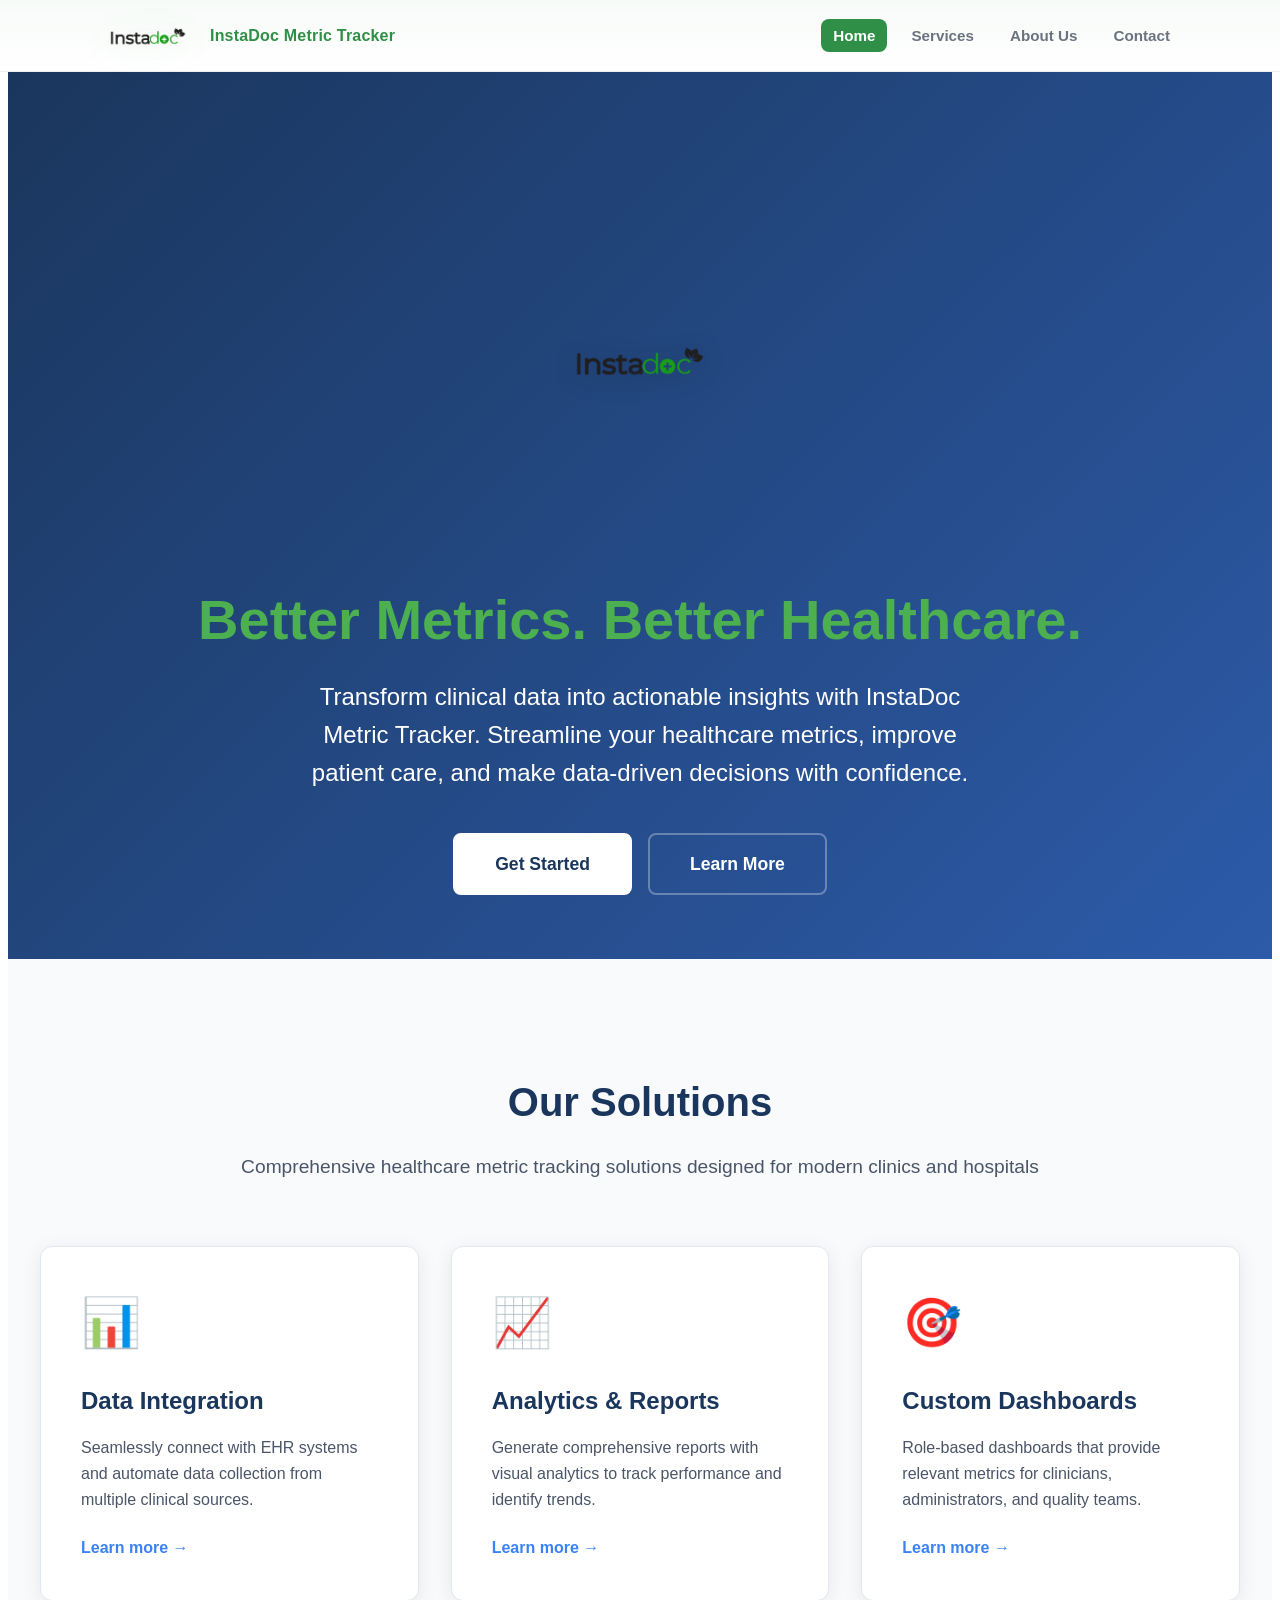
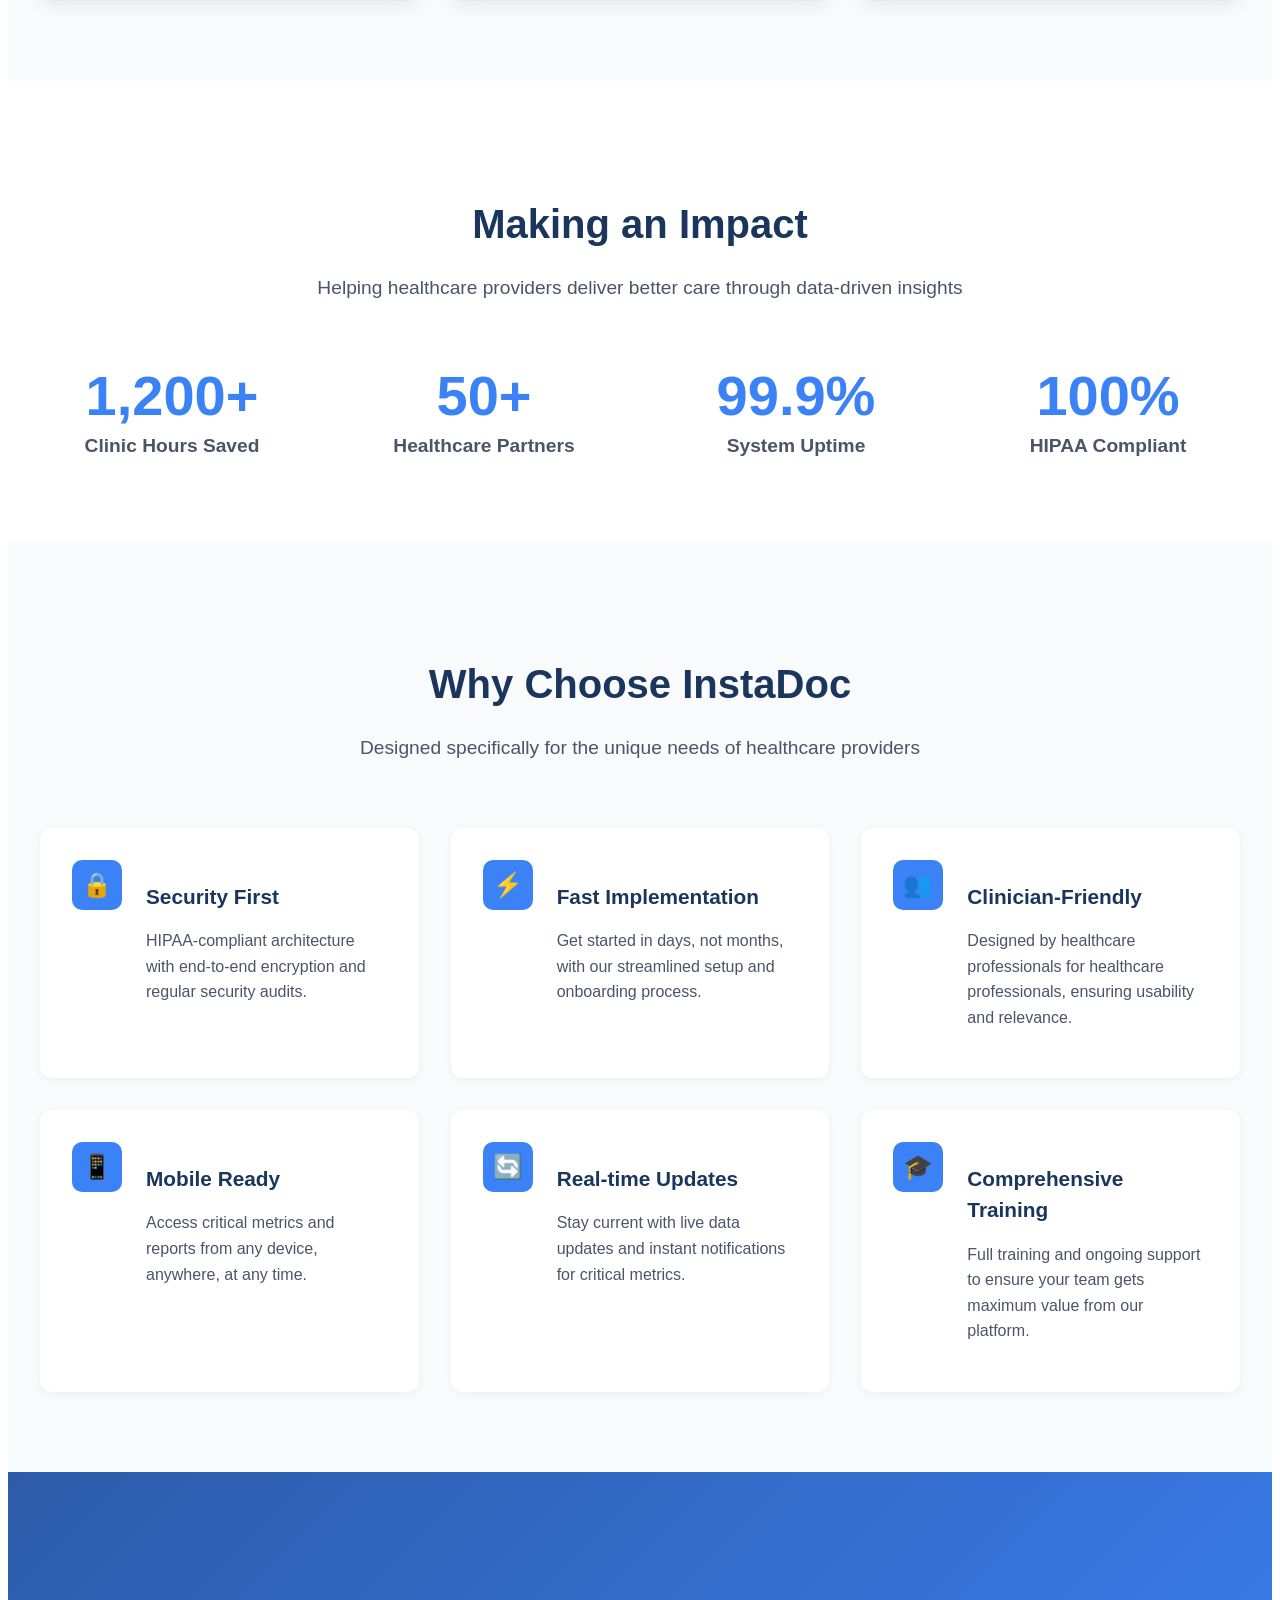
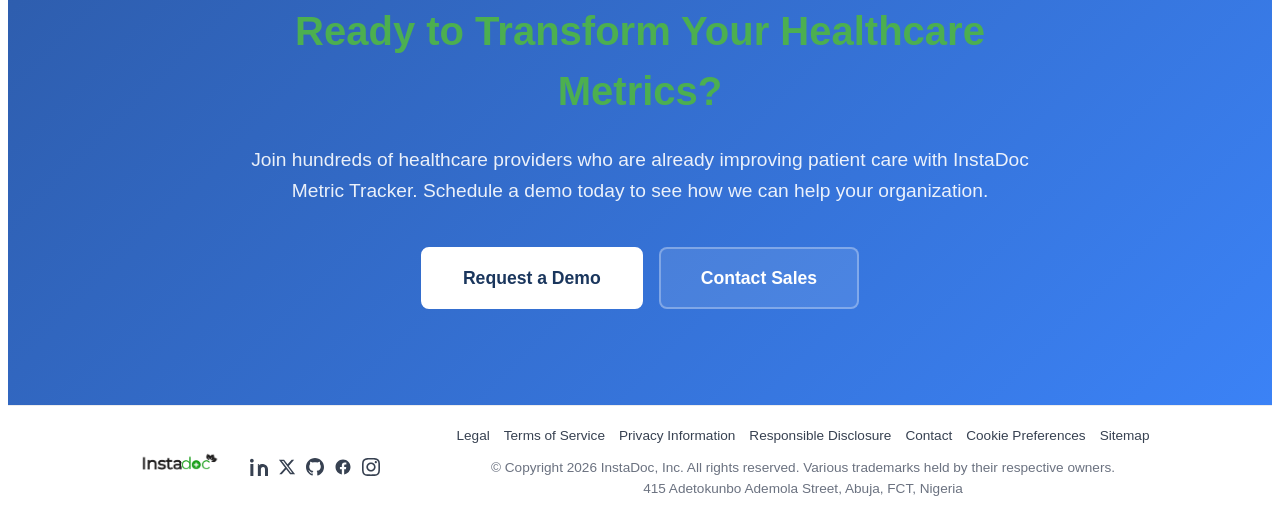
<file: index.html>
<!DOCTYPE html>
<html lang="en">
<head>
    <meta charset="UTF-8">
    <meta name="viewport" content="width=device-width, initial-scale=1.0">
    <title>InstaDoc Metric Tracker - Better Healthcare Metrics</title>
    <link rel="stylesheet" href="css/style.css">
    <style>
        /* Homepage Custom Styles */
        :root {
            --primary-dark: #1a365d;
            --primary-light: #2d5ba9;
            --accent-color: #3b82f6;
            --light-gray: #f8fafc;
            --medium-gray: #e2e8f0;
            --dark-gray: #4a5568;
            --success-color: #10b981;
        }
        
        /* Hero Section */
        .hero-section {
            background: linear-gradient(135deg, var(--primary-dark) 0%, var(--primary-light) 100%);
            color: white;
            padding: 6rem 1rem 4rem;
            text-align: center;
            position: relative;
            overflow: hidden;
        }
        
        .hero-content {
            max-width: 1200px;
            margin: 0 auto;
            position: relative;
            z-index: 2;
        }
        
        .hero-logo {
            margin-bottom: 2rem;
        }
        
        .hero-logo img {
            height: 120px;
            width: auto;
            filter: drop-shadow(0 4px 12px rgba(0, 0, 0, 0.2));
        }
        
        .hero-title {
            font-size: 3.5rem;
            font-weight: 700;
            margin-bottom: 1.5rem;
            line-height: 1.2;
        }
        
        .hero-subtitle {
            font-size: 1.5rem;
            max-width: 700px;
            margin: 0 auto 2.5rem;
            opacity: 0.9;
            line-height: 1.6;
        }
        
        .hero-buttons {
            display: flex;
            gap: 1rem;
            justify-content: center;
            flex-wrap: wrap;
        }
        
        .btn-primary {
            background: white;
            color: var(--primary-dark);
            padding: 1rem 2.5rem;
            border-radius: 8px;
            text-decoration: none;
            font-weight: 600;
            font-size: 1.1rem;
            transition: all 0.3s ease;
            border: 2px solid white;
        }
        
        .btn-primary:hover {
            background: transparent;
            color: white;
            transform: translateY(-2px);
            box-shadow: 0 6px 20px rgba(255, 255, 255, 0.2);
        }
        
        .btn-secondary {
            background: transparent;
            color: white;
            padding: 1rem 2.5rem;
            border-radius: 8px;
            text-decoration: none;
            font-weight: 600;
            font-size: 1.1rem;
            transition: all 0.3s ease;
            border: 2px solid rgba(255, 255, 255, 0.3);
        }
        
        .btn-secondary:hover {
            background: rgba(255, 255, 255, 0.1);
            transform: translateY(-2px);
            border-color: white;
        }
        
        /* Services Preview */
        .services-preview {
            padding: 5rem 1rem;
            background: var(--light-gray);
        }
        
        .section-header {
            text-align: center;
            max-width: 800px;
            margin: 0 auto 4rem;
        }
        
        .section-header h2 {
            color: var(--primary-dark);
            font-size: 2.5rem;
            margin-bottom: 1rem;
        }
        
        .section-header p {
            color: var(--dark-gray);
            font-size: 1.2rem;
            line-height: 1.6;
        }
        
        .services-grid {
            max-width: 1200px;
            margin: 0 auto;
            display: grid;
            grid-template-columns: repeat(auto-fit, minmax(300px, 1fr));
            gap: 2rem;
        }
        
        .service-card {
            background: white;
            border-radius: 12px;
            padding: 2.5rem;
            box-shadow: 0 4px 20px rgba(0, 0, 0, 0.08);
            transition: transform 0.3s ease;
            border: 1px solid var(--medium-gray);
        }
        
        .service-card:hover {
            transform: translateY(-10px);
            box-shadow: 0 8px 30px rgba(0, 0, 0, 0.12);
        }
        
        .service-icon {
            font-size: 3rem;
            margin-bottom: 1.5rem;
            color: var(--accent-color);
        }
        
        .service-card h3 {
            color: var(--primary-dark);
            font-size: 1.5rem;
            margin-bottom: 1rem;
        }
        
        .service-card p {
            color: var(--dark-gray);
            line-height: 1.6;
            margin-bottom: 1.5rem;
        }
        
        .service-link {
            color: var(--accent-color);
            text-decoration: none;
            font-weight: 600;
            display: inline-flex;
            align-items: center;
            gap: 0.5rem;
        }
        
        .service-link:hover {
            text-decoration: underline;
        }
        
        /* Stats Section */
        .stats-section {
            padding: 5rem 1rem;
            background: white;
        }
        
        .stats-grid {
            max-width: 1200px;
            margin: 0 auto;
            display: grid;
            grid-template-columns: repeat(auto-fit, minmax(250px, 1fr));
            gap: 3rem;
        }
        
        .stat-item {
            text-align: center;
        }
        
        .stat-number {
            font-size: 3.5rem;
            font-weight: 700;
            color: var(--accent-color);
            margin-bottom: 0.5rem;
            line-height: 1;
        }
        
        .stat-label {
            color: var(--dark-gray);
            font-size: 1.2rem;
            font-weight: 600;
        }
        
        /* Features Section */
        .features-section {
            padding: 5rem 1rem;
            background: var(--light-gray);
        }
        
        .features-grid {
            max-width: 1200px;
            margin: 0 auto;
            display: grid;
            grid-template-columns: repeat(auto-fit, minmax(300px, 1fr));
            gap: 2rem;
        }
        
        .feature-card {
            background: white;
            border-radius: 12px;
            padding: 2rem;
            display: flex;
            gap: 1.5rem;
            align-items: flex-start;
            box-shadow: 0 2px 10px rgba(0, 0, 0, 0.05);
            transition: transform 0.3s ease;
        }
        
        .feature-card:hover {
            transform: translateY(-5px);
        }
        
        .feature-icon {
            background: var(--accent-color);
            color: white;
            width: 50px;
            height: 50px;
            border-radius: 10px;
            display: flex;
            align-items: center;
            justify-content: center;
            font-size: 1.5rem;
            flex-shrink: 0;
        }
        
        .feature-content h3 {
            color: var(--primary-dark);
            margin-bottom: 0.5rem;
            font-size: 1.3rem;
        }
        
        .feature-content p {
            color: var(--dark-gray);
            line-height: 1.6;
        }
        
        /* CTA Section */
        .cta-section {
            padding: 6rem 1rem;
            background: linear-gradient(135deg, var(--primary-light) 0%, var(--accent-color) 100%);
            color: white;
            text-align: center;
        }
        
        .cta-content {
            max-width: 800px;
            margin: 0 auto;
        }
        
        .cta-title {
            font-size: 2.5rem;
            margin-bottom: 1.5rem;
            font-weight: 700;
        }
        
        .cta-description {
            font-size: 1.2rem;
            margin-bottom: 2.5rem;
            opacity: 0.9;
            line-height: 1.6;
        }
        
        .cta-buttons {
            display: flex;
            gap: 1rem;
            justify-content: center;
            flex-wrap: wrap;
        }
        
        .cta-buttons .btn-primary {
            background: white;
            color: var(--primary-dark);
        }
        
        .cta-buttons .btn-primary:hover {
            background: rgba(255, 255, 255, 0.9);
        }
        
        .cta-buttons .btn-secondary {
            background: rgba(255, 255, 255, 0.1);
            color: white;
            border-color: rgba(255, 255, 255, 0.3);
        }
        
        .cta-buttons .btn-secondary:hover {
            background: rgba(255, 255, 255, 0.2);
            border-color: white;
        }
        
        /* Responsive Design */
        @media (max-width: 768px) {
            .hero-title {
                font-size: 2.5rem;
            }
            
            .hero-subtitle {
                font-size: 1.2rem;
            }
            
            .section-header h2 {
                font-size: 2rem;
            }
            
            .hero-buttons,
            .cta-buttons {
                flex-direction: column;
                align-items: center;
            }
            
            .btn-primary,
            .btn-secondary {
                width: 100%;
                max-width: 300px;
                text-align: center;
            }
            
            .service-card,
            .feature-card {
                padding: 2rem;
            }
            
            .stat-number {
                font-size: 2.8rem;
            }
            
            .cta-title {
                font-size: 2rem;
            }
        }
        
        /* Animation */
        @keyframes fadeInUp {
            from {
                opacity: 0;
                transform: translateY(30px);
            }
            to {
                opacity: 1;
                transform: translateY(0);
            }
        }
        
        .animate-fade-in-up {
            animation: fadeInUp 0.8s ease-out forwards;
        }
        
        .delay-1 { animation-delay: 0.2s; opacity: 0; }
        .delay-2 { animation-delay: 0.4s; opacity: 0; }
        .delay-3 { animation-delay: 0.6s; opacity: 0; }

        
    </style>
</head>
<body>
    <nav class="site-nav">
        <div class="nav-inner">
            <a class="brand" href="index.html">
                <img class="logo" src="INN.png" alt="InstaDoc logo" />
                <span class="brand-text">InstaDoc Metric Tracker</span>
            </a>

            <input type="checkbox" id="nav-toggle" class="nav-toggle" />
            <label for="nav-toggle" class="nav-hamburger" aria-label="Toggle navigation">
                <span></span><span></span><span></span>
            </label>

            <ul class="nav-links">
                <li><a class="active" href="index.html">Home</a></li>
                <li><a href="services.html">Services</a></li>
                <li><a href="about.html">About Us</a></li>
                <li><a href="contact.html">Contact</a></li>
            </ul>
        </div>
    </nav>

    <!-- Hero Section -->
    <section class="hero-section">
        <div class="hero-content">
            <div class="hero-logo animate-fade-in-up">
                <img src="INN.png" alt="InstaDoc Metric Tracker Logo">
            </div>
            <h1 class="hero-title animate-fade-in-up delay-1">Better Metrics. Better Healthcare.</h1>
            <p class="hero-subtitle animate-fade-in-up delay-2">
                Transform clinical data into actionable insights with InstaDoc Metric Tracker. 
                Streamline your healthcare metrics, improve patient care, and make data-driven decisions with confidence.
            </p>
            <div class="hero-buttons animate-fade-in-up delay-3">
                <a href="contact.html" class="btn-primary">Get Started</a>
                <a href="services.html" class="btn-secondary">Learn More</a>
            </div>
        </div>
    </section>

    <!-- Services Preview -->
    <section class="services-preview">
        <div class="section-header">
            <h2>Our Solutions</h2>
            <p>Comprehensive healthcare metric tracking solutions designed for modern clinics and hospitals</p>
        </div>
        
        <div class="services-grid">
            <div class="service-card">
                <div class="service-icon">📊</div>
                <h3>Data Integration</h3>
                <p>Seamlessly connect with EHR systems and automate data collection from multiple clinical sources.</p>
                <a href="services.html" class="service-link">Learn more →</a>
            </div>
            
            <div class="service-card">
                <div class="service-icon">📈</div>
                <h3>Analytics & Reports</h3>
                <p>Generate comprehensive reports with visual analytics to track performance and identify trends.</p>
                <a href="services.html" class="service-link">Learn more →</a>
            </div>
            
            <div class="service-card">
                <div class="service-icon">🎯</div>
                <h3>Custom Dashboards</h3>
                <p>Role-based dashboards that provide relevant metrics for clinicians, administrators, and quality teams.</p>
                <a href="services.html" class="service-link">Learn more →</a>
            </div>
        </div>
    </section>

    <!-- Stats Section -->
    <section class="stats-section">
        <div class="section-header">
            <h2>Making an Impact</h2>
            <p>Helping healthcare providers deliver better care through data-driven insights</p>
        </div>
        
        <div class="stats-grid">
            <div class="stat-item">
                <div class="stat-number">1,200+</div>
                <div class="stat-label">Clinic Hours Saved</div>
            </div>
            
            <div class="stat-item">
                <div class="stat-number">50+</div>
                <div class="stat-label">Healthcare Partners</div>
            </div>
            
            <div class="stat-item">
                <div class="stat-number">99.9%</div>
                <div class="stat-label">System Uptime</div>
            </div>
            
            <div class="stat-item">
                <div class="stat-number">100%</div>
                <div class="stat-label">HIPAA Compliant</div>
            </div>
        </div>
    </section>

    <!-- Features Section -->
    <section class="features-section">
        <div class="section-header">
            <h2>Why Choose InstaDoc</h2>
            <p>Designed specifically for the unique needs of healthcare providers</p>
        </div>
        
        <div class="features-grid">
            <div class="feature-card">
                <div class="feature-icon">🔒</div>
                <div class="feature-content">
                    <h3>Security First</h3>
                    <p>HIPAA-compliant architecture with end-to-end encryption and regular security audits.</p>
                </div>
            </div>
            
            <div class="feature-card">
                <div class="feature-icon">⚡</div>
                <div class="feature-content">
                    <h3>Fast Implementation</h3>
                    <p>Get started in days, not months, with our streamlined setup and onboarding process.</p>
                </div>
            </div>
            
            <div class="feature-card">
                <div class="feature-icon">👥</div>
                <div class="feature-content">
                    <h3>Clinician-Friendly</h3>
                    <p>Designed by healthcare professionals for healthcare professionals, ensuring usability and relevance.</p>
                </div>
            </div>
            
            <div class="feature-card">
                <div class="feature-icon">📱</div>
                <div class="feature-content">
                    <h3>Mobile Ready</h3>
                    <p>Access critical metrics and reports from any device, anywhere, at any time.</p>
                </div>
            </div>
            
            <div class="feature-card">
                <div class="feature-icon">🔄</div>
                <div class="feature-content">
                    <h3>Real-time Updates</h3>
                    <p>Stay current with live data updates and instant notifications for critical metrics.</p>
                </div>
            </div>
            
            <div class="feature-card">
                <div class="feature-icon">🎓</div>
                <div class="feature-content">
                    <h3>Comprehensive Training</h3>
                    <p>Full training and ongoing support to ensure your team gets maximum value from our platform.</p>
                </div>
            </div>
        </div>
    </section>

    <!-- CTA Section -->
    <section class="cta-section">
        <div class="cta-content">
            <h2 class="cta-title">Ready to Transform Your Healthcare Metrics?</h2>
            <p class="cta-description">
                Join hundreds of healthcare providers who are already improving patient care with InstaDoc Metric Tracker.
                Schedule a demo today to see how we can help your organization.
            </p>
            <div class="cta-buttons">
                <a href="contact.html" class="btn-primary">Request a Demo</a>
                <a href="contact.html" class="btn-secondary">Contact Sales</a>
            </div>
        </div>
    </section>

      <footer class="site-footer-global">
    <div class="footer-inner">

        <!-- Logo + Socials -->
        <div class="footer-brand">
            <img src="INN.png" alt="Company logo" class="footer-logo">

            <div class="footer-socials">
    <a href="#" aria-label="LinkedIn" class="social-icon">
        <svg viewBox="0 0 24 24" aria-hidden="true">
            <path d="M4.98 3.5C4.98 4.88 3.87 6 2.5 6S0 4.88 0 3.5 1.12 1 2.5 1 4.98 2.12 4.98 3.5zM.5 8h4V24h-4V8zm7.5 0h3.8v2.2h.1c.53-1 1.83-2.2 3.77-2.2C19.9 8 24 10.1 24 15.3V24h-4v-7.7c0-1.84-.03-4.2-2.56-4.2-2.56 0-2.95 2-2.95 4.06V24h-4V8z"/>
        </svg>
    </a>

    <a href="#" aria-label="Twitter" class="social-icon">
        <svg viewBox="0 0 24 24" aria-hidden="true">
            <path d="M18.244 2.25h3.308l-7.227 8.26 8.502 11.24H16.17l-5.214-6.817L4.99 21.75H1.68l7.73-8.835L1.254 2.25H8.08l4.713 6.231zm-1.161 17.52h1.833L7.084 4.126H5.117z"/>
        </svg>
    </a>

    <a href="#" aria-label="GitHub" class="social-icon">
        <svg viewBox="0 0 24 24" aria-hidden="true">
            <path d="M12 0C5.37 0 0 5.37 0 12c0 5.3 3.44 9.8 8.2 11.38.6.1.82-.26.82-.58v-2.1c-3.34.73-4.04-1.6-4.04-1.6-.55-1.4-1.35-1.77-1.35-1.77-1.1-.75.08-.73.08-.73 1.22.08 1.86 1.25 1.86 1.25 1.08 1.85 2.83 1.32 3.52 1 .1-.78.42-1.32.76-1.62-2.66-.3-5.47-1.33-5.47-5.93 0-1.3.47-2.36 1.24-3.2-.12-.3-.54-1.52.12-3.17 0 0 1-.32 3.3 1.23.96-.27 1.98-.4 3-.4s2.04.13 3 .4c2.3-1.55 3.3-1.23 3.3-1.23.66 1.65.24 2.87.12 3.17.77.84 1.24 1.9 1.24 3.2 0 4.6-2.82 5.62-5.5 5.92.43.37.82 1.1.82 2.22v3.3c0 .32.22.7.83.58C20.56 21.8 24 17.3 24 12c0-6.63-5.37-12-12-12z"/>
        </svg>
    </a>

    <a href="#" aria-label="Facebook" class="social-icon">
        <svg viewBox="0 0 24 24" aria-hidden="true">
            <path d="M22 12c0-5.523-4.477-10-10-10S2 6.477 2 12c0 4.991 3.657 9.128 8.438 9.878v-6.987h-2.54V12h2.54V9.797c0-2.506 1.492-3.89 3.777-3.89 1.094 0 2.238.195 2.238.195v2.46h-1.26c-1.243 0-1.63.771-1.63 1.562V12h2.773l-.443 2.89h-2.33v6.988C18.343 21.128 22 16.991 22 12z"/>
        </svg>
    </a>

    <a href="#" aria-label="Instagram" class="social-icon">
        <svg viewBox="0 0 24 24" aria-hidden="true">
            <path d="M12 2.163c3.204 0 3.584.012 4.85.07 3.252.148 4.771 1.691 4.919 4.919.058 1.265.069 1.645.069 4.849 0 3.205-.012 3.584-.069 4.849-.149 3.225-1.664 4.771-4.919 4.919-1.266.058-1.644.07-4.85.07-3.204 0-3.584-.012-4.849-.07-3.26-.149-4.771-1.699-4.919-4.92-.058-1.265-.07-1.644-.07-4.849 0-3.204.013-3.583.07-4.849.149-3.227 1.664-4.771 4.919-4.919 1.266-.057 1.645-.069 4.849-.069zm0-2.163c-3.259 0-3.667.014-4.947.072-4.358.2-6.78 2.618-6.98 6.98-.059 1.281-.073 1.689-.073 4.948 0 3.259.014 3.668.072 4.948.2 4.358 2.618 6.78 6.98 6.98 1.281.058 1.689.072 4.948.072 3.259 0 3.668-.014 4.948-.072 4.354-.2 6.782-2.618 6.979-6.98.059-1.28.073-1.689.073-4.948 0-3.259-.014-3.667-.072-4.947-.196-4.354-2.617-6.78-6.979-6.98-1.281-.059-1.69-.073-4.949-.073zm0 5.838c-3.403 0-6.162 2.759-6.162 6.162s2.759 6.163 6.162 6.163 6.162-2.759 6.162-6.163c0-3.403-2.759-6.162-6.162-6.162zm0 10.162c-2.209 0-4-1.79-4-4 0-2.209 1.791-4 4-4s4 1.791 4 4c0 2.21-1.791 4-4 4zm6.406-11.845c-.796 0-1.441.645-1.441 1.44s.645 1.44 1.441 1.44c.795 0 1.439-.645 1.439-1.44s-.644-1.44-1.439-1.44z"/>
        </svg>
    </a>
</div>

        </div>

        <!-- RIGHT: Links + Legal -->
        <div class="footer-content">
            <nav class="footer-links">
                <a href="#">Legal</a>
                <a href="#">Terms of Service</a>
                <a href="#">Privacy Information</a>
                <a href="#">Responsible Disclosure</a>
                <a href="contact.html">Contact</a>
                <a href="#">Cookie Preferences</a>
                <a href="#">Sitemap</a>
            </nav>

            <div class="footer-meta">
                © Copyright 2026 InstaDoc, Inc. All rights reserved. Various trademarks held by their respective owners.
                <br>
                415 Adetokunbo Ademola Street, Abuja, FCT, Nigeria
            </div>
        </div>

    </div>
</footer>

    <script>
    (function(){ 
        // Set current year in footer
        document.getElementById('year').textContent = new Date().getFullYear();
        
        // Add intersection observer for animations
        const observerOptions = {
            threshold: 0.1,
            rootMargin: '0px 0px -50px 0px'
        };
        
        const observer = new IntersectionObserver((entries) => {
            entries.forEach(entry => {
                if (entry.isIntersecting) {
                    if (!entry.target.classList.contains('animate-fade-in-up')) {
                        entry.target.classList.add('animate-fade-in-up');
                    }
                    entry.target.style.opacity = '1';
                    entry.target.style.transform = 'translateY(0)';
                }
            });
        }, observerOptions);
        
        // Observe elements for animation
        document.querySelectorAll('.service-card, .feature-card, .stat-item').forEach(el => {
            el.style.opacity = '0';
            el.style.transform = 'translateY(20px)';
            el.style.transition = 'opacity 0.6s ease, transform 0.6s ease';
            observer.observe(el);
        });
        
        // Smooth scroll for anchor links
        document.querySelectorAll('a[href^="#"]').forEach(anchor => {
            anchor.addEventListener('click', function (e) {
                e.preventDefault();
                const target = document.querySelector(this.getAttribute('href'));
                if (target) {
                    target.scrollIntoView({
                        behavior: 'smooth'
                    });
                }
            });
        });
    })();
    </script>
</body>
</html>
</file>
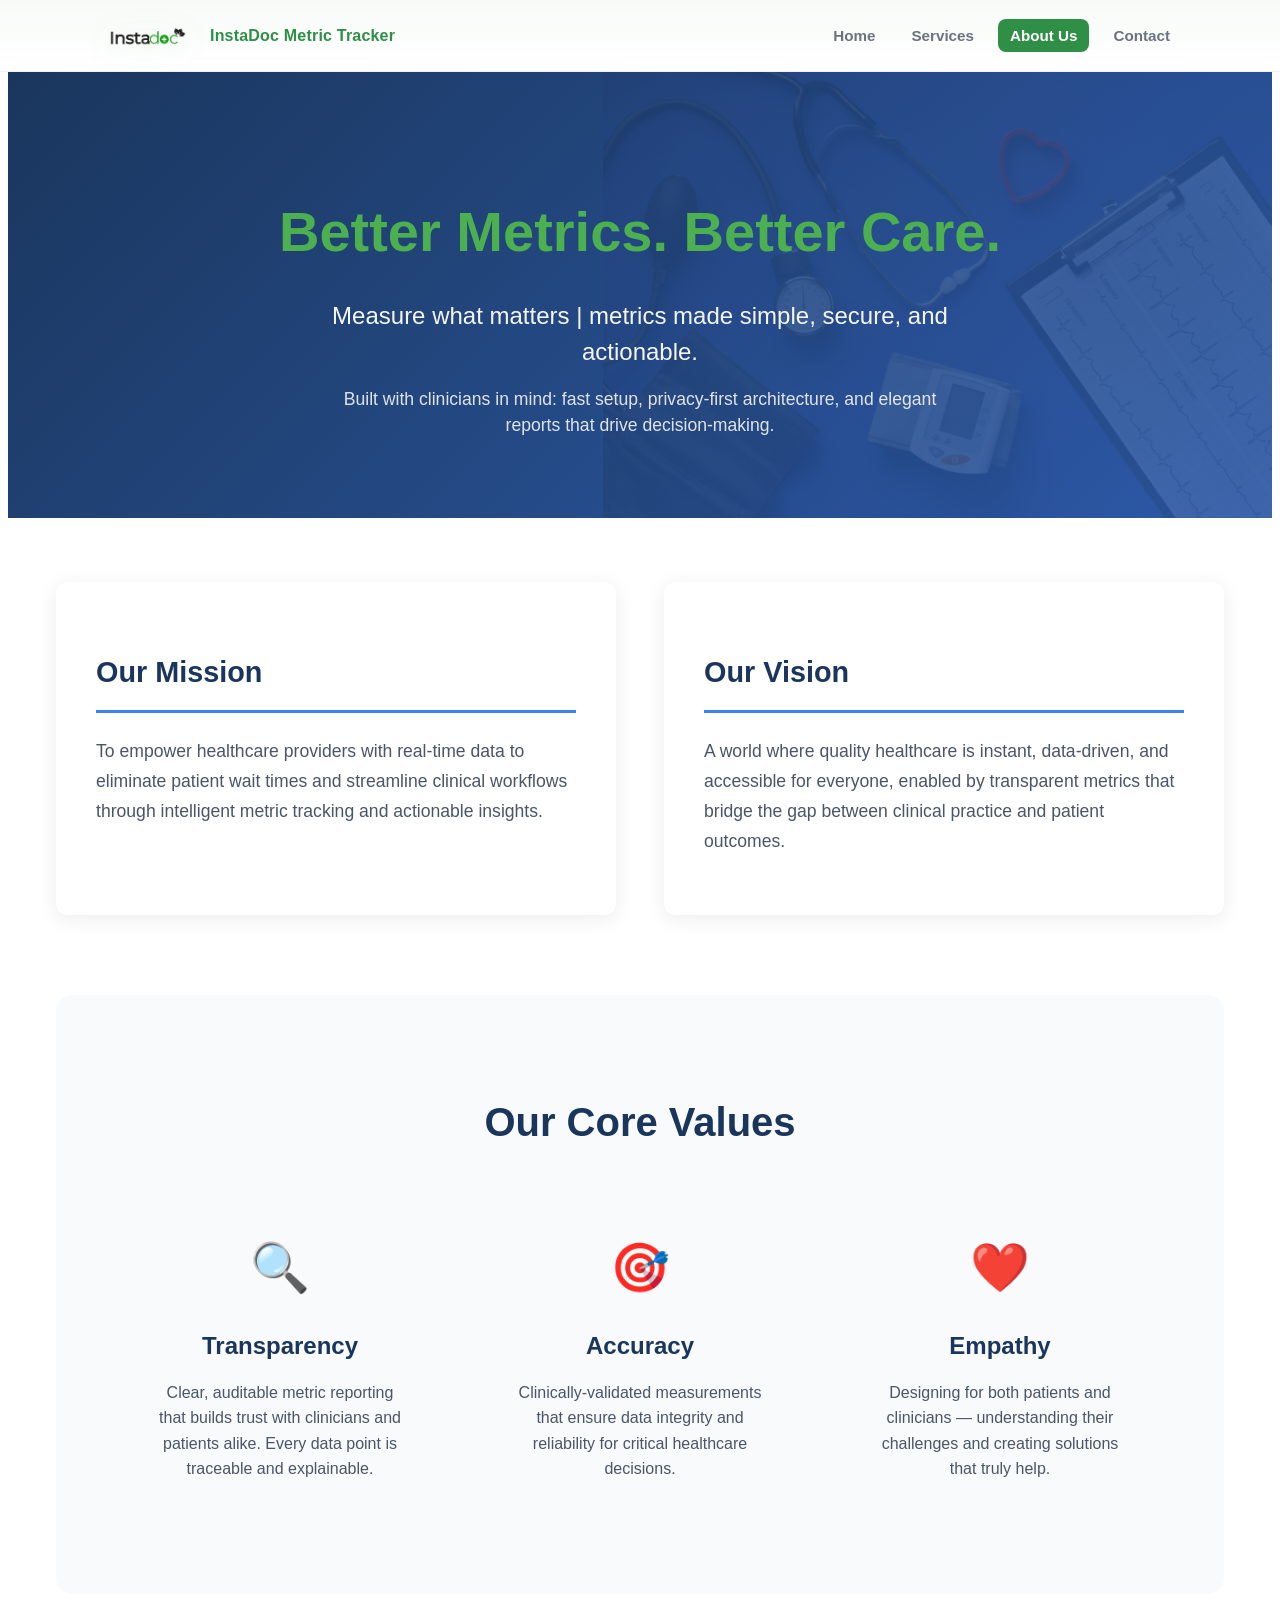
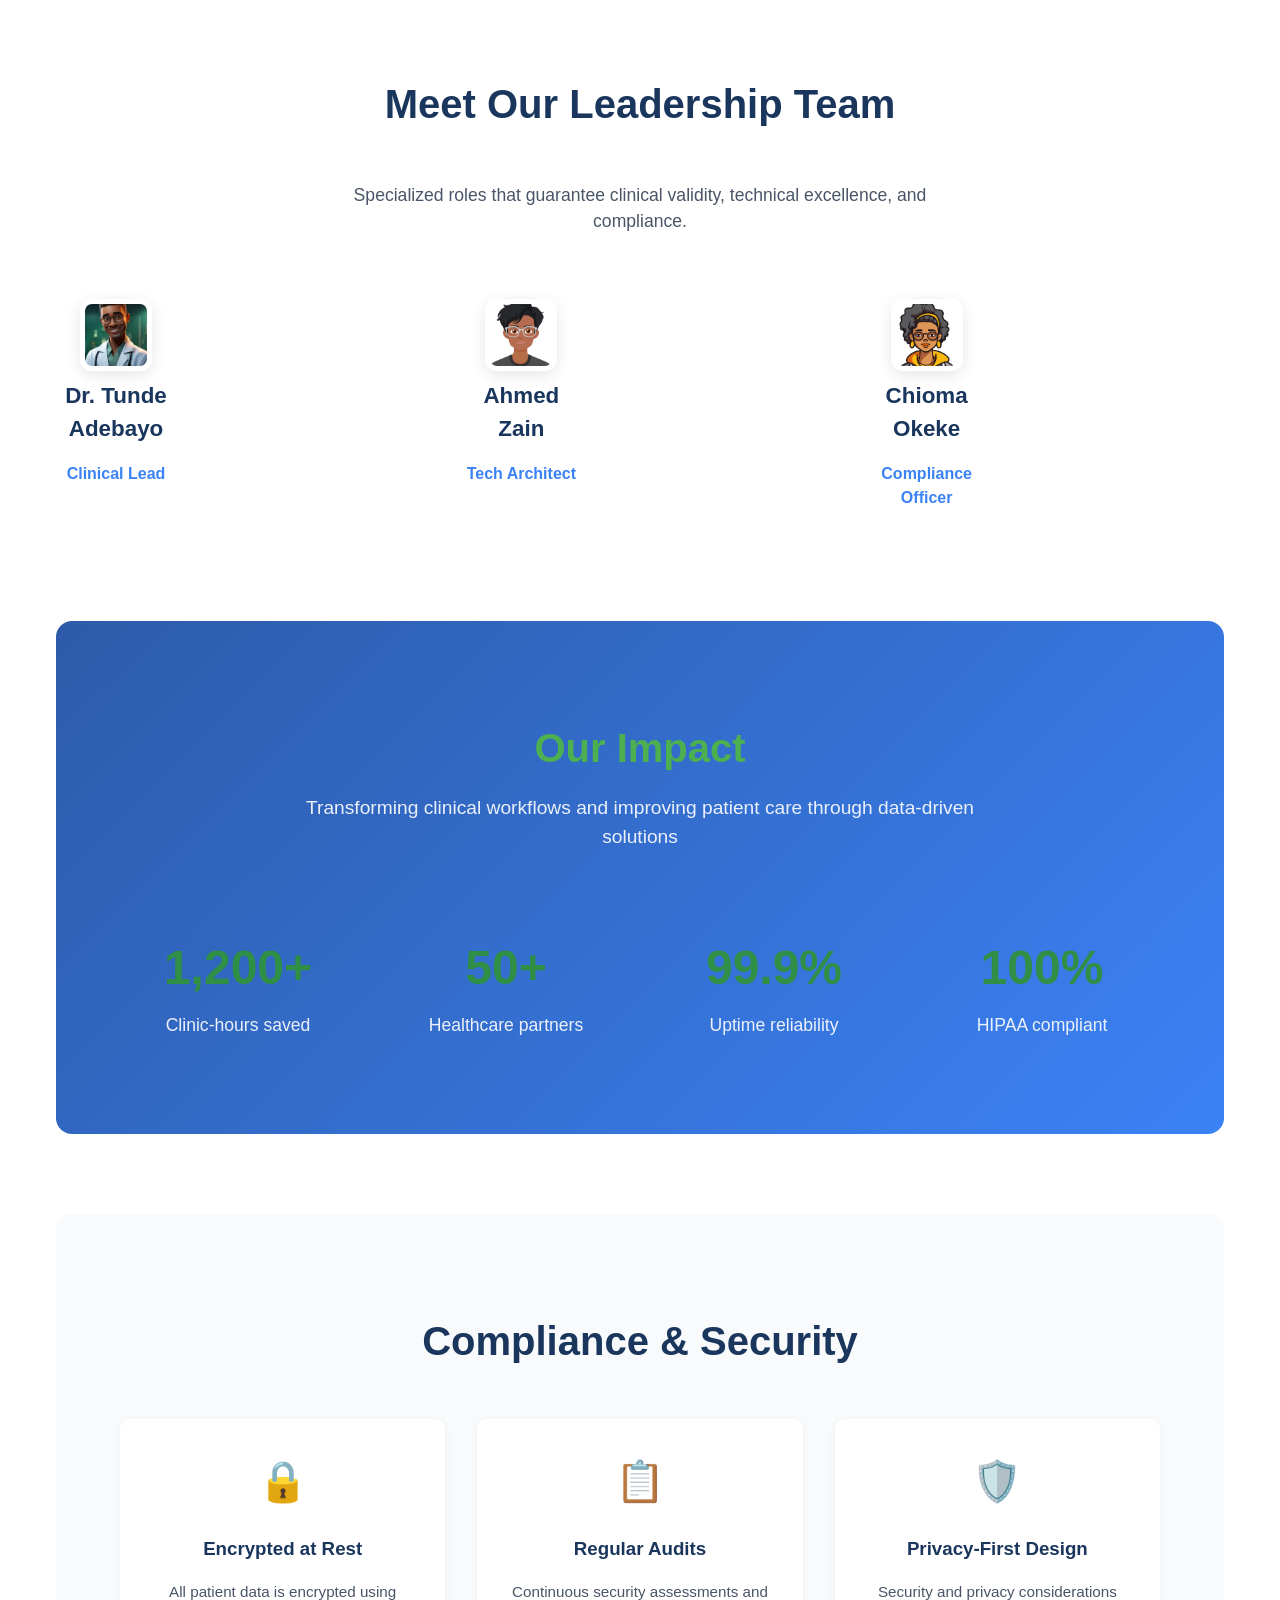
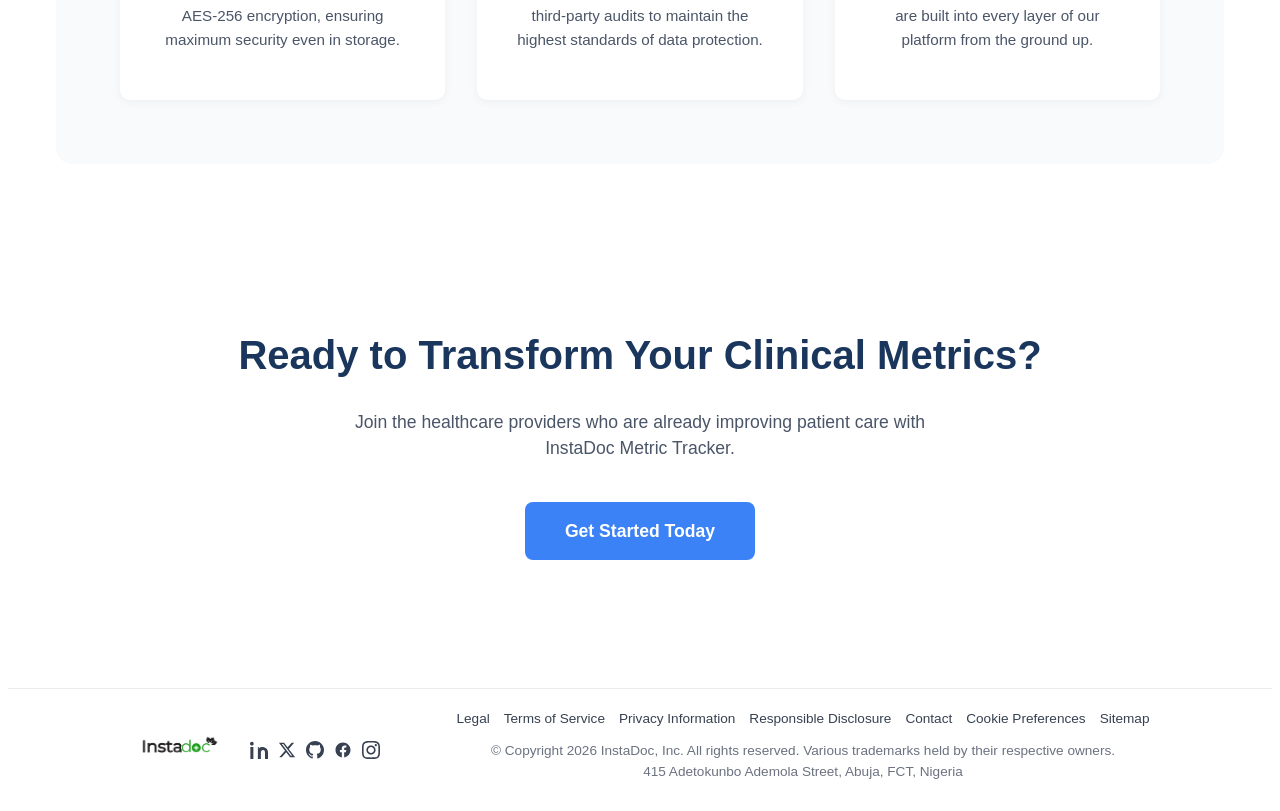
<file: about.html>
<!DOCTYPE html>
<html lang="en">
<head>
    <meta charset="UTF-8">
    <meta name="viewport" content="width=device-width, initial-scale=1.0">
    <title>InstaDoc Metric Tracker - About Us</title>
    <link rel="stylesheet" href="css/style.css">
    <style>
        /* About Page Custom Styles */
        :root {
            --primary-dark: #1a365d;
            --primary-light: #2d5ba9;
            --accent-color: #3b82f6;
            --light-gray: #f8fafc;
            --medium-gray: #e2e8f0;
            --dark-gray: #4a5568;
            --success-color: #10b981;
        }
        
        /* Hero Section */
        .about-hero {
            background: linear-gradient(135deg, var(--primary-dark) 0%, var(--primary-light) 100%);
            color: white;
            padding: 5rem 1rem;
            text-align: center;
            position: relative;
            overflow: hidden;
        }
        
        .about-hero::before {
            content: '';
            position: absolute;
            top: 0;
            left: 0;
            right: 0;
            bottom: 0;
            background: url('top-view-tensiometer-checking-blood-pressure.jpg') no-repeat center right;
            background-size: contain;
            opacity: 0.1;
            pointer-events: none;
        }
        
        .about-hero h1 {
            font-size: 3.5rem;
            margin-bottom: 1.5rem;
            font-weight: 700;
            position: relative;
        }
        
        .about-hero .lead {
            font-size: 1.5rem;
            max-width: 700px;
            margin: 0 auto 1rem;
            opacity: 0.95;
            position: relative;
        }
        
        .about-hero .subtitle {
            font-size: 1.1rem;
            max-width: 600px;
            margin: 0 auto;
            opacity: 0.85;
            position: relative;
        }
        
        /* Main Content */
        .about-container {
            max-width: 1200px;
            margin: 0 auto;
            padding: 4rem 1rem;
        }
        
        /* Mission Section */
        .mission-section {
            display: grid;
            grid-template-columns: repeat(auto-fit, minmax(300px, 1fr));
            gap: 3rem;
            margin-bottom: 5rem;
        }
        
        .mission-card {
            background: white;
            border-radius: 12px;
            padding: 2.5rem;
            box-shadow: 0 4px 20px rgba(0, 0, 0, 0.08);
            transition: transform 0.3s ease;
        }
        
        .mission-card:hover {
            transform: translateY(-5px);
        }
        
        .mission-card h3 {
            color: var(--primary-dark);
            font-size: 1.8rem;
            margin-bottom: 1.5rem;
            padding-bottom: 1rem;
            border-bottom: 3px solid var(--accent-color);
        }
        
        .mission-card p {
            color: var(--dark-gray);
            line-height: 1.7;
            font-size: 1.1rem;
        }
        
        /* Values Section */
        .values-section {
            background: var(--light-gray);
            border-radius: 16px;
            padding: 4rem;
            margin-bottom: 5rem;
        }
        
        .values-section h2 {
            text-align: center;
            color: var(--primary-dark);
            font-size: 2.5rem;
            margin-bottom: 3rem;
        }
        
        .values-grid {
            display: grid;
            grid-template-columns: repeat(auto-fit, minmax(300px, 1fr));
            gap: 2.5rem;
        }
        
        .value-item {
            text-align: center;
            padding: 2rem;
        }
        
        .value-icon {
            font-size: 3rem;
            margin-bottom: 1.5rem;
            color: var(--accent-color);
        }
        
        .value-item h3 {
            color: var(--primary-dark);
            font-size: 1.5rem;
            margin-bottom: 1rem;
        }
        
        .value-item p {
            color: var(--dark-gray);
            line-height: 1.6;
        }
        
        /* Team Section */
        .team-section {
            margin-bottom: 5rem;
        }
        
        .team-section h2 {
            text-align: center;
            color: var(--primary-dark);
            font-size: 2.5rem;
            margin-bottom: 3rem;
        }
        
        .team-subtitle {
            text-align: center;
            color: var(--dark-gray);
            max-width: 600px;
            margin: 0 auto 4rem;
            font-size: 1.1rem;
        }
        
        .team-grid {
            display: grid;
            grid-template-columns: repeat(auto-fit, minmax(280px, 1fr));
            gap: 3rem;
        }
        
        .team-member {
            text-align: center;
            transition: transform 0.3s ease;
        }
        
        .team-member:hover {
            transform: translateY(-10px);
        }
        
        .team-member-img {
            width: 180px;
            height: 180px;
            border-radius: 50%;
            object-fit: cover;
            margin: 0 auto 1.5rem;
            border: 5px solid white;
            box-shadow: 0 4px 15px rgba(0, 0, 0, 0.1);
        }
        
        .team-member h3 {
            color: var(--primary-dark);
            font-size: 1.4rem;
            margin-bottom: 0.5rem;
        }
        
        .team-member p {
            color: var(--accent-color);
            font-weight: 600;
            margin-bottom: 1rem;
        }
        
        .team-member-desc {
            color: var(--dark-gray);
            font-size: 0.95rem;
            line-height: 1.6;
        }
        
        /* Impact Section */
        .impact-section {
            background: linear-gradient(135deg, var(--primary-light) 0%, var(--accent-color) 100%);
            color: white;
            border-radius: 16px;
            padding: 4rem;
            margin-bottom: 5rem;
            text-align: center;
        }
        
        .impact-section h2 {
            font-size: 2.5rem;
            margin-bottom: 1rem;
        }
        
        .impact-subtitle {
            font-size: 1.2rem;
            max-width: 700px;
            margin: 0 auto 3rem;
            opacity: 0.9;
        }
        
        .stats-grid {
            display: grid;
            grid-template-columns: repeat(auto-fit, minmax(200px, 1fr));
            gap: 2rem;
        }
        
        .stat-item {
            padding: 2rem;
        }
        
        .stat-value {
            font-size: 3rem;
            font-weight: 700;
            margin-bottom: 0.5rem;
        }
        
        .stat-label {
            font-size: 1.1rem;
            opacity: 0.9;
        }
        
        /* Security Section */
        .security-section {
            background: var(--light-gray);
            border-radius: 16px;
            padding: 4rem;
            margin-bottom: 4rem;
        }
        
        .security-section h2 {
            text-align: center;
            color: var(--primary-dark);
            font-size: 2.5rem;
            margin-bottom: 3rem;
        }
        
        .security-grid {
            display: grid;
            grid-template-columns: repeat(auto-fit, minmax(250px, 1fr));
            gap: 2rem;
        }
        
        .security-item {
            background: white;
            border-radius: 10px;
            padding: 2rem;
            text-align: center;
            box-shadow: 0 2px 10px rgba(0, 0, 0, 0.05);
        }
        
        .security-icon {
            font-size: 2.5rem;
            margin-bottom: 1.5rem;
            color: var(--success-color);
        }
        
        .security-item h3 {
            color: var(--primary-dark);
            margin-bottom: 1rem;
        }
        
        .security-item p {
            color: var(--dark-gray);
            font-size: 0.95rem;
            line-height: 1.6;
        }
        
        /* CTA Section */
        .cta-section {
            text-align: center;
            padding: 4rem 1rem;
        }
        
        .cta-section h2 {
            color: var(--primary-dark);
            font-size: 2.5rem;
            margin-bottom: 1.5rem;
        }
        
        .cta-section p {
            color: var(--dark-gray);
            max-width: 600px;
            margin: 0 auto 2.5rem;
            font-size: 1.1rem;
        }
        
        .cta-button {
            display: inline-block;
            background: var(--accent-color);
            color: white;
            padding: 1rem 2.5rem;
            border-radius: 8px;
            text-decoration: none;
            font-weight: 600;
            font-size: 1.1rem;
            transition: background 0.3s ease, transform 0.2s ease;
        }
        
        .cta-button:hover {
            background: var(--primary-light);
            transform: scale(1.05);
        }
        
        /* Responsive Design */
        @media (max-width: 768px) {
            .about-hero {
                padding: 4rem 1rem;
            }
            
            .about-hero h1 {
                font-size: 2.5rem;
            }
            
            .about-hero .lead {
                font-size: 1.2rem;
            }
            
            .mission-section,
            .values-grid,
            .team-grid,
            .stats-grid,
            .security-grid {
                grid-template-columns: 1fr;
            }
            
            .mission-card,
            .values-section,
            .impact-section,
            .security-section {
                padding: 2rem;
            }
            
            .team-member-img {
                width: 150px;
                height: 150px;
            }
        }
    </style>
</head>
<body>
    <nav class="site-nav">
        <div class="nav-inner">
            <a class="brand" href="index.html">
                <img class="logo" src="INN.png" alt="InstaDoc logo" />
                <span class="brand-text">InstaDoc Metric Tracker</span>
            </a>

            <input type="checkbox" id="nav-toggle" class="nav-toggle" />
            <label for="nav-toggle" class="nav-hamburger" aria-label="Toggle navigation">
                <span></span><span></span><span></span>
            </label>

            <ul class="nav-links">
                <li><a href="index.html">Home</a></li>
                <li><a href="services.html">Services</a></li>
                <li><a class="active" href="about.html">About Us</a></li>
                <li><a href="contact.html">Contact</a></li>
            </ul>
        </div>
    </nav>

    <!-- Hero Section -->
    <header class="about-hero">
        <h1>Better Metrics. Better Care.</h1>
        <p class="lead">Measure what matters | metrics made simple, secure, and actionable.</p>
        <p class="subtitle">Built with clinicians in mind: fast setup, privacy-first architecture, and elegant reports that drive decision-making.</p>
    </header>

    <main class="about-container">
        <!-- Mission & Vision Section -->
        <section class="mission-section">
            <div class="mission-card">
                <h3>Our Mission</h3>
                <p>To empower healthcare providers with real-time data to eliminate patient wait times and streamline clinical workflows through intelligent metric tracking and actionable insights.</p>
            </div>
            
            <div class="mission-card">
                <h3>Our Vision</h3>
                <p>A world where quality healthcare is instant, data-driven, and accessible for everyone, enabled by transparent metrics that bridge the gap between clinical practice and patient outcomes.</p>
            </div>
        </section>

        <!-- Values Section -->
        <section class="values-section">
            <h2>Our Core Values</h2>
            <div class="values-grid">
                <div class="value-item">
                    <div class="value-icon">🔍</div>
                    <h3>Transparency</h3>
                    <p>Clear, auditable metric reporting that builds trust with clinicians and patients alike. Every data point is traceable and explainable.</p>
                </div>
                
                <div class="value-item">
                    <div class="value-icon">🎯</div>
                    <h3>Accuracy</h3>
                    <p>Clinically-validated measurements that ensure data integrity and reliability for critical healthcare decisions.</p>
                </div>
                
                <div class="value-item">
                    <div class="value-icon">❤️</div>
                    <h3>Empathy</h3>
                    <p>Designing for both patients and clinicians — understanding their challenges and creating solutions that truly help.</p>
                </div>
            </div>
        </section>

        <!-- Team Section -->
        <section class="team-section">
            <h2>Meet Our Leadership Team</h2>
            <p class="team-subtitle">Specialized roles that guarantee clinical validity, technical excellence, and compliance.</p>
            
            <div class="team-grid">
                <div class="team-member">
                    <img src="Avatar 3.png" alt="Dr. Sarah Chen" class="team-member-img">
                    <h3>Dr. Tunde Adebayo</h3>
                    <p>Clinical Lead</p>
                    <p class="team-member-desc">  </p>
                </div>
                
                <div class="team-member">
                    <img src="Avatar 1.png" alt="Alex Johnson" class="team-member-img">
                    <h3>Ahmed Zain</h3>
                    <p>Tech Architect</p>
                    <p class="team-member-desc">  </p>
                </div>
                
                <div class="team-member">
                    <img src="Avatar 2.png" alt="Michael Rodriguez" class="team-member-img">
                    <h3>Chioma Okeke</h3>
                    <p>Compliance Officer</p>
                    <p class="team-member-desc">  </p>
                </div>
            </div>
        </section>

        <!-- Impact Section -->
        <section class="impact-section">
            <h2>Our Impact</h2>
            <p class="impact-subtitle">Transforming clinical workflows and improving patient care through data-driven solutions</p>
            
            <div class="stats-grid">
                <div class="stat-item">
                    <div class="stat-value">1,200+</div>
                    <div class="stat-label">Clinic-hours saved</div>
                </div>
                
                <div class="stat-item">
                    <div class="stat-value">50+</div>
                    <div class="stat-label">Healthcare partners</div>
                </div>
                
                <div class="stat-item">
                    <div class="stat-value">99.9%</div>
                    <div class="stat-label">Uptime reliability</div>
                </div>
                
                <div class="stat-item">
                    <div class="stat-value">100%</div>
                    <div class="stat-label">HIPAA compliant</div>
                </div>
            </div>
        </section>

        <!-- Security Section -->
        <section class="security-section">
            <h2>Compliance & Security</h2>
            <div class="security-grid">
                <div class="security-item">
                    <div class="security-icon">🔒</div>
                    <h3>Encrypted at Rest</h3>
                    <p>All patient data is encrypted using AES-256 encryption, ensuring maximum security even in storage.</p>
                </div>
                
                <div class="security-item">
                    <div class="security-icon">📋</div>
                    <h3>Regular Audits</h3>
                    <p>Continuous security assessments and third-party audits to maintain the highest standards of data protection.</p>
                </div>
                
                <div class="security-item">
                    <div class="security-icon">🛡️</div>
                    <h3>Privacy-First Design</h3>
                    <p>Security and privacy considerations are built into every layer of our platform from the ground up.</p>
                </div>
            </div>
        </section>

        <!-- CTA Section -->
        <section class="cta-section">
            <h2>Ready to Transform Your Clinical Metrics?</h2>
            <p>Join the healthcare providers who are already improving patient care with InstaDoc Metric Tracker.</p>
            <a href="contact.html" class="cta-button">Get Started Today</a>
        </section>
    </main>

      <footer class="site-footer-global">
    <div class="footer-inner">

        <!-- Logo + Socials -->
        <div class="footer-brand">
            <img src="INN.png" alt="Company logo" class="footer-logo">

            <div class="footer-socials">
    <a href="#" aria-label="LinkedIn" class="social-icon">
        <svg viewBox="0 0 24 24" aria-hidden="true">
            <path d="M4.98 3.5C4.98 4.88 3.87 6 2.5 6S0 4.88 0 3.5 1.12 1 2.5 1 4.98 2.12 4.98 3.5zM.5 8h4V24h-4V8zm7.5 0h3.8v2.2h.1c.53-1 1.83-2.2 3.77-2.2C19.9 8 24 10.1 24 15.3V24h-4v-7.7c0-1.84-.03-4.2-2.56-4.2-2.56 0-2.95 2-2.95 4.06V24h-4V8z"/>
        </svg>
    </a>

    <a href="#" aria-label="Twitter" class="social-icon">
        <svg viewBox="0 0 24 24" aria-hidden="true">
            <path d="M18.244 2.25h3.308l-7.227 8.26 8.502 11.24H16.17l-5.214-6.817L4.99 21.75H1.68l7.73-8.835L1.254 2.25H8.08l4.713 6.231zm-1.161 17.52h1.833L7.084 4.126H5.117z"/>
        </svg>
    </a>

    <a href="#" aria-label="GitHub" class="social-icon">
        <svg viewBox="0 0 24 24" aria-hidden="true">
            <path d="M12 0C5.37 0 0 5.37 0 12c0 5.3 3.44 9.8 8.2 11.38.6.1.82-.26.82-.58v-2.1c-3.34.73-4.04-1.6-4.04-1.6-.55-1.4-1.35-1.77-1.35-1.77-1.1-.75.08-.73.08-.73 1.22.08 1.86 1.25 1.86 1.25 1.08 1.85 2.83 1.32 3.52 1 .1-.78.42-1.32.76-1.62-2.66-.3-5.47-1.33-5.47-5.93 0-1.3.47-2.36 1.24-3.2-.12-.3-.54-1.52.12-3.17 0 0 1-.32 3.3 1.23.96-.27 1.98-.4 3-.4s2.04.13 3 .4c2.3-1.55 3.3-1.23 3.3-1.23.66 1.65.24 2.87.12 3.17.77.84 1.24 1.9 1.24 3.2 0 4.6-2.82 5.62-5.5 5.92.43.37.82 1.1.82 2.22v3.3c0 .32.22.7.83.58C20.56 21.8 24 17.3 24 12c0-6.63-5.37-12-12-12z"/>
        </svg>
    </a>

    <a href="#" aria-label="Facebook" class="social-icon">
        <svg viewBox="0 0 24 24" aria-hidden="true">
            <path d="M22 12c0-5.523-4.477-10-10-10S2 6.477 2 12c0 4.991 3.657 9.128 8.438 9.878v-6.987h-2.54V12h2.54V9.797c0-2.506 1.492-3.89 3.777-3.89 1.094 0 2.238.195 2.238.195v2.46h-1.26c-1.243 0-1.63.771-1.63 1.562V12h2.773l-.443 2.89h-2.33v6.988C18.343 21.128 22 16.991 22 12z"/>
        </svg>
    </a>

    <a href="#" aria-label="Instagram" class="social-icon">
        <svg viewBox="0 0 24 24" aria-hidden="true">
            <path d="M12 2.163c3.204 0 3.584.012 4.85.07 3.252.148 4.771 1.691 4.919 4.919.058 1.265.069 1.645.069 4.849 0 3.205-.012 3.584-.069 4.849-.149 3.225-1.664 4.771-4.919 4.919-1.266.058-1.644.07-4.85.07-3.204 0-3.584-.012-4.849-.07-3.26-.149-4.771-1.699-4.919-4.92-.058-1.265-.07-1.644-.07-4.849 0-3.204.013-3.583.07-4.849.149-3.227 1.664-4.771 4.919-4.919 1.266-.057 1.645-.069 4.849-.069zm0-2.163c-3.259 0-3.667.014-4.947.072-4.358.2-6.78 2.618-6.98 6.98-.059 1.281-.073 1.689-.073 4.948 0 3.259.014 3.668.072 4.948.2 4.358 2.618 6.78 6.98 6.98 1.281.058 1.689.072 4.948.072 3.259 0 3.668-.014 4.948-.072 4.354-.2 6.782-2.618 6.979-6.98.059-1.28.073-1.689.073-4.948 0-3.259-.014-3.667-.072-4.947-.196-4.354-2.617-6.78-6.979-6.98-1.281-.059-1.69-.073-4.949-.073zm0 5.838c-3.403 0-6.162 2.759-6.162 6.162s2.759 6.163 6.162 6.163 6.162-2.759 6.162-6.163c0-3.403-2.759-6.162-6.162-6.162zm0 10.162c-2.209 0-4-1.79-4-4 0-2.209 1.791-4 4-4s4 1.791 4 4c0 2.21-1.791 4-4 4zm6.406-11.845c-.796 0-1.441.645-1.441 1.44s.645 1.44 1.441 1.44c.795 0 1.439-.645 1.439-1.44s-.644-1.44-1.439-1.44z"/>
        </svg>
    </a>
</div>

        </div>

        <!-- RIGHT: Links + Legal -->
        <div class="footer-content">
            <nav class="footer-links">
                <a href="#">Legal</a>
                <a href="#">Terms of Service</a>
                <a href="#">Privacy Information</a>
                <a href="#">Responsible Disclosure</a>
                <a href="contact.html">Contact</a>
                <a href="#">Cookie Preferences</a>
                <a href="#">Sitemap</a>
            </nav>

            <div class="footer-meta">
                © Copyright 2026 InstaDoc, Inc. All rights reserved. Various trademarks held by their respective owners.
                <br>
                415 Adetokunbo Ademola Street, Abuja, FCT, Nigeria
            </div>
        </div>

    </div>
</footer>

    <script>
    (function(){ 
        document.getElementById('year').textContent = new Date().getFullYear();
        
        // Add smooth scroll for anchor links
        document.querySelectorAll('a[href^="#"]').forEach(anchor => {
            anchor.addEventListener('click', function (e) {
                e.preventDefault();
                document.querySelector(this.getAttribute('href')).scrollIntoView({
                    behavior: 'smooth'
                });
            });
        });
        
        // Add scroll animations
        const observerOptions = {
            threshold: 0.1,
            rootMargin: '0px 0px -50px 0px'
        };
        
        const observer = new IntersectionObserver((entries) => {
            entries.forEach(entry => {
                if (entry.isIntersecting) {
                    entry.target.style.opacity = '1';
                    entry.target.style.transform = 'translateY(0)';
                }
            });
        }, observerOptions);
        
        // Observe cards and sections
        document.querySelectorAll('.mission-card, .value-item, .team-member, .security-item').forEach(el => {
            el.style.opacity = '0';
            el.style.transform = 'translateY(20px)';
            el.style.transition = 'opacity 0.5s ease, transform 0.5s ease';
            observer.observe(el);
        });
    })();
    </script>
</body>
</html>
</file>
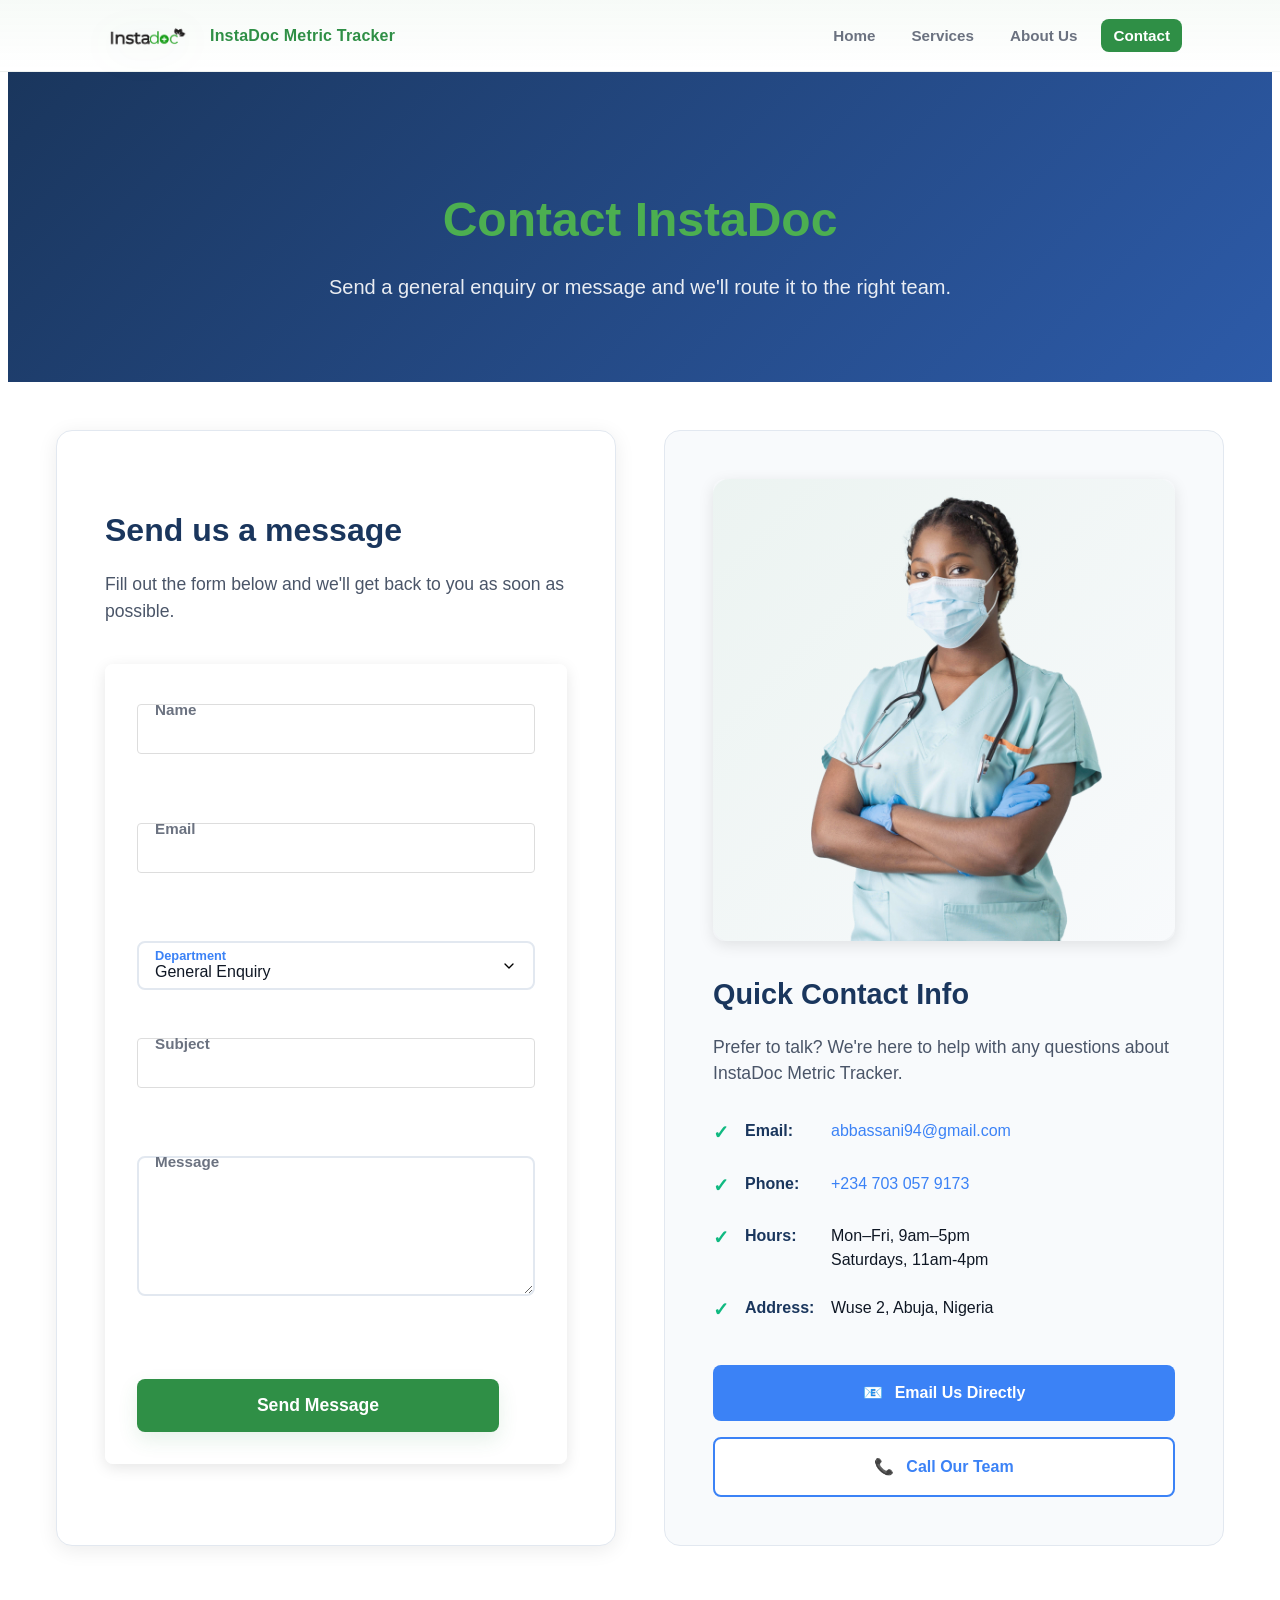
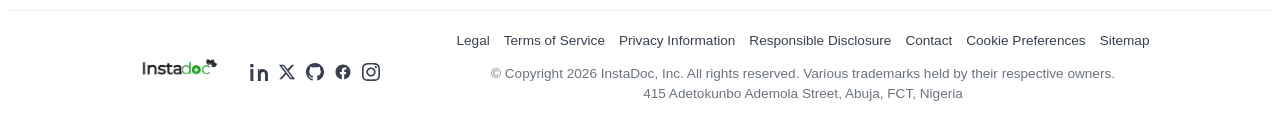
<file: contact.html>
<!DOCTYPE html>
<html lang="en">
<head>
    <meta charset="utf-8" />
    <meta name="viewport" content="width=device-width,initial-scale=1" />
    <title>InstaDoc Metric Tracker - Contact</title>
    <link rel="stylesheet" href="css/style.css" />
    <style>
        /* Contact Page Custom Styles */
        :root {
            --primary-dark: #1a365d;
            --primary-light: #2d5ba9;
            --accent-color: #3b82f6;
            --light-gray: #f8fafc;
            --medium-gray: #e2e8f0;
            --dark-gray: #4a5568;
            --success-color: #10b981;
        }
        
        /* Hero Section */
        .contact-hero {
            background: linear-gradient(135deg, var(--primary-dark) 0%, var(--primary-light) 100%);
            color: white;
            padding: 5rem 1rem;
            text-align: center;
            margin-bottom: 3rem;
        }

        .contact-hero::before {
            content: '';
            position: absolute;
            top: 0;
            left: 0;
            right: 0;
            bottom: 0;
            background: url(' ') no-repeat center center;
            background-size: 100% 20.5%;
            opacity: 0.15;
            pointer-events: none;
            z-index: 0;
        }
        
        .contact-hero h1 {
            font-size: 3rem;
            margin-bottom: 1rem;
            font-weight: 700;
        }
        
        .contact-hero .lead {
            font-size: 1.25rem;
            max-width: 700px;
            margin: 0 auto;
            opacity: 0.9;
        }
        
        /* Main Layout */
        .contact-container {
            max-width: 1200px;
            margin: 0 auto;
            padding: 0 1rem 4rem;
        }
        
        .contact-layout {
            display: grid;
            grid-template-columns: 1fr 1fr;
            gap: 3rem;
        }
        
        /* Form Section */
        .form-section {
            background: white;
            border-radius: 16px;
            padding: 3rem;
            box-shadow: 0 4px 20px rgba(0, 0, 0, 0.08);
            border: 1px solid var(--medium-gray);
        }
        
        .form-section h2 {
            color: var(--primary-dark);
            font-size: 2rem;
            margin-bottom: 0.5rem;
        }
        
        .form-intro {
            color: var(--dark-gray);
            margin-bottom: 2.5rem;
            font-size: 1.1rem;
        }
        
        /* Form Styling */
        .contact-form {
            display: grid;
            gap: 1.5rem;
        }
        
        .form-field {
            position: relative;
        }
        
        .form-field input,
        .form-field textarea,
        .form-field select {
            width: 100%;
            padding: 1.2rem 1rem 0.5rem;
            border: 2px solid var(--medium-gray);
            border-radius: 8px;
            font-size: 1rem;
            background: white;
            transition: all 0.3s ease;
            box-sizing: border-box;
        }
        
        .form-field input:focus,
        .form-field textarea:focus,
        .form-field select:focus {
            outline: none;
            border-color: var(--accent-color);
            box-shadow: 0 0 0 3px rgba(59, 130, 246, 0.1);
        }
        
        .floating-label {
            position: absolute;
            left: 1rem;
            top: 50%;
            transform: translateY(-50%);
            color: var(--dark-gray);
            transition: all 0.3s ease;
            pointer-events: none;
            background: white;
            padding: 0 0.5rem;
            font-size: 0.9rem;
        }
        
        .form-field input:focus + .floating-label,
        .form-field input:not(:placeholder-shown) + .floating-label,
        .form-field textarea:focus + .floating-label,
        .form-field textarea:not(:placeholder-shown) + .floating-label,
        .form-field select:focus + .floating-label,
        .form-field select:not([value=""]) + .floating-label {
            top: 0.8rem;
            transform: translateY(0);
            font-size: 0.8rem;
            color: var(--accent-color);
        }
        
        .form-field textarea {
            resize: vertical;
            min-height: 120px;
        }
        
        .form-field select {
            appearance: none;
            background-image: url("data:image/svg+xml;charset=UTF-8,%3csvg xmlns='http://www.w3.org/2000/svg' viewBox='0 0 24 24' fill='none' stroke='currentColor' stroke-width='2' stroke-linecap='round' stroke-linejoin='round'%3e%3cpolyline points='6 9 12 15 18 9'%3e%3c/polyline%3e%3c/svg%3e");
            background-repeat: no-repeat;
            background-position: right 1rem center;
            background-size: 1em;
            padding-right: 2.5rem;
        }
        
        .field-error {
            color: #dc2626;
            font-size: 0.85rem;
            margin-top: 0.25rem;
            display: block;
            min-height: 1.2em;
        }
        
        .form-actions {
            margin-top: 1rem;
        }
        
        .btn-primary {
            background: var(--accent-color);
            color: white;
            border: none;
            padding: 1rem 2.5rem;
            border-radius: 8px;
            font-size: 1.1rem;
            font-weight: 600;
            cursor: pointer;
            transition: all 0.3s ease;
            width: 100%;
        }
        
        .btn-primary:hover:not(:disabled) {
            background: var(--primary-light);
            transform: translateY(-2px);
            box-shadow: 0 4px 12px rgba(59, 130, 246, 0.2);
        }
        
        .btn-primary:disabled {
            opacity: 0.7;
            cursor: not-allowed;
        }
        
        .form-status {
            margin-top: 1rem;
            padding: 0.75rem;
            border-radius: 8px;
            font-size: 0.95rem;
            text-align: center;
        }
        
        .form-status.success {
            background: #d1fae5;
            color: #065f46;
            border: 1px solid #a7f3d0;
        }
        
        .form-status.error {
            background: #fee2e2;
            color: #991b1b;
            border: 1px solid #fecaca;
        }
        
        /* Success Modal */
        .success-modal {
            position: fixed;
            top: 0;
            left: 0;
            right: 0;
            bottom: 0;
            background: rgba(0, 0, 0, 0.8);
            display: flex;
            align-items: center;
            justify-content: center;
            z-index: 1000;
            opacity: 0;
            visibility: hidden;
            transition: all 0.3s ease;
        }
        
        .success-modal.show {
            opacity: 1;
            visibility: visible;
        }
        
        .success-card {
            background: white;
            border-radius: 12px;
            padding: 2.5rem;
            text-align: center;
            max-width: 400px;
            width: 90%;
            box-shadow: 0 10px 40px rgba(0, 0, 0, 0.2);
            transform: translateY(20px);
            transition: transform 0.3s ease;
        }
        
        .success-modal.show .success-card {
            transform: translateY(0);
        }
        
        .success-card svg {
            background: var(--success-color);
            border-radius: 50%;
            padding: 0.5rem;
            margin-bottom: 1.5rem;
        }
        
        .success-text strong {
            display: block;
            font-size: 1.4rem;
            color: var(--primary-dark);
            margin-bottom: 0.5rem;
        }
        
        /* Info Section */
        .info-section {
            background: var(--light-gray);
            border-radius: 16px;
            padding: 3rem;
            height: fit-content;
            border: 1px solid var(--medium-gray);
        }
        
        .info-section h3 {
            color: var(--primary-dark);
            font-size: 1.8rem;
            margin-bottom: 1rem;
        }
        
        .info-intro {
            color: var(--dark-gray);
            margin-bottom: 2rem;
            font-size: 1.1rem;
        }
        
        .info-list {
            list-style: none;
            padding: 0;
            margin: 0 0 2.5rem;
        }
        
        .info-list li {
            margin-bottom: 1.5rem;
            display: flex;
            align-items: flex-start;
            gap: 1rem;
        }
        
        .info-list li::before {
            content: '✓';
            color: var(--success-color);
            font-weight: bold;
            font-size: 1.2rem;
            flex-shrink: 0;
        }
        
        .info-list strong {
            color: var(--primary-dark);
            display: inline-block;
            min-width: 70px;
        }
        
        .info-list a {
            color: var(--accent-color);
            text-decoration: none;
            transition: color 0.3s ease;
        }
        
        .info-list a:hover {
            color: var(--primary-light);
            text-decoration: underline;
        }
        
        .contact-methods {
            display: flex;
            flex-direction: column;
            gap: 1rem;
        }
        
        .contact-button {
            display: inline-flex;
            align-items: center;
            justify-content: center;
            gap: 0.75rem;
            background: var(--accent-color);
            color: white;
            padding: 1rem;
            border-radius: 8px;
            text-decoration: none;
            font-weight: 600;
            font-size: 1rem;
            transition: all 0.3s ease;
            text-align: center;
        }
        
        .contact-button:hover {
            background: var(--primary-light);
            transform: translateY(-2px);
            box-shadow: 0 4px 12px rgba(59, 130, 246, 0.2);
        }
        
        .contact-button.secondary {
            background: white;
            color: var(--accent-color);
            border: 2px solid var(--accent-color);
        }
        
        .contact-button.secondary:hover {
            background: var(--accent-color);
            color: white;
        }
        
        /* Image Container */
        .image-container {
            margin-bottom: 2rem;
            border-radius: 12px;
            overflow: hidden;
            box-shadow: 0 4px 15px rgba(0, 0, 0, 0.1);
        }
        
        .image-container img {
            width: 100%;
            height: 250px;
            object-fit: cover;
            display: block;
            transition: transform 0.5s ease;
        }
        
        .image-container:hover img {
            transform: scale(1.05);
        }
        
        /* Responsive Design */
        @media (max-width: 992px) {
            .contact-layout {
                grid-template-columns: 1fr;
                gap: 2rem;
            }
            
            .contact-hero {
                padding: 4rem 1rem;
            }
            
            .contact-hero h1 {
                font-size: 2.5rem;
            }
        }
        
        @media (max-width: 576px) {
            .form-section,
            .info-section {
                padding: 2rem 1.5rem;
            }
            
            .contact-hero {
                padding: 3rem 1rem;
            }
            
            .contact-hero h1 {
                font-size: 2rem;
            }
        }
    </style>
</head>
<body>
    <nav class="site-nav">
        <div class="nav-inner">
            <a class="brand" href="index.html">
                <img class="logo" src="INN.png" alt="InstaDoc logo" />
                <span class="brand-text">InstaDoc Metric Tracker</span>
            </a>

            <input type="checkbox" id="nav-toggle" class="nav-toggle" />
            <label for="nav-toggle" class="nav-hamburger" aria-label="Toggle navigation">
                <span></span><span></span><span></span>
            </label>

            <ul class="nav-links">
                <li><a href="index.html">Home</a></li>
                <li><a href="services.html">Services</a></li>
                <li><a href="about.html">About Us</a></li>
                <li><a class="active" href="contact.html">Contact</a></li>
            </ul>
        </div>
    </nav>

    <!-- Hero Section -->
    <header class="contact-hero">
        <h1>Contact InstaDoc</h1>
        <p class="lead">Send a general enquiry or message and we'll route it to the right team.</p>
    </header>

    <main class="contact-container">
        <div class="contact-layout">

            <!-- Form Section -->
            <section class="form-section">
                <h2>Send us a message</h2>
                <p class="form-intro">Fill out the form below and we'll get back to you as soon as possible.</p>

                <form id="contactForm" class="contact-form" novalidate action="https://formsubmit.co/d047302bf319225995a038715b18eb7f">
                    
                    <!-- FormSubmit integration: use AJAX endpoint so page is not redirected -->
                    <input type="hidden" name="_captcha" value="false" />
                    <input type="hidden" name="_subject" value="InstaDoc Website Inquiry" />
                    
                    <div class="form-field">
                        <input type="text" name="name" id="name" required placeholder=" " />
                        <label class="floating-label" for="name">Name</label>
                        <small class="field-error" aria-live="polite"></small>
                    </div>

                    <div class="form-field">
                        <input type="email" name="email" id="email" required placeholder=" " />
                        <label class="floating-label" for="email">Email</label>
                        <small class="field-error" aria-live="polite"></small>
                    </div>

                    <div class="form-field has-value">
                        <select id="department" name="department">
                            <option value="general">General Enquiry</option>
                            <option value="preventative">Preventative Care</option>
                            <option value="pharmacy">Pharmacy and Meds</option>
                            <option value="telehealth">TeleHealth Support</option>
                            <option value="careCoordination">Care Coordination</option>
                        </select>
                        <label class="floating-label" for="department">Department</label>
                    </div>

                    <div class="form-field">
                        <input type="text" name="subject" id="subject" required placeholder=" " />
                        <label class="floating-label" for="subject">Subject</label>
                        <small class="field-error" aria-live="polite"></small>
                    </div>

                    <div class="form-field">
                        <textarea name="message" id="message" rows="6" required placeholder=" "></textarea>
                        <label class="floating-label" for="message">Message</label>
                        <small class="field-error" aria-live="polite"></small>
                    </div>

                     <div class="form-actions">
                         <button type="submit" id="sendBtn" class="btn-primary">Send Message</button>
                         <div id="formStatus" class="form-status" aria-live="polite"></div>
                     </div>
                </form>
                
                <!-- Success Modal -->
                <div id="successModal" class="success-modal" role="status" aria-hidden="true">
                    <div class="success-card">
                        <svg width="36" height="36" viewBox="0 0 24 24" fill="none" aria-hidden="true">
                            <path d="M20 6L9 17l-5-5" stroke="#fff" stroke-width="2.2" stroke-linecap="round" stroke-linejoin="round"/>
                        </svg>
                        <div class="success-text">
                            <strong>Message Sent Successfully!</strong>
                            <div class="muted small">We'll reply to you shortly.</div>
                        </div>
                    </div>
                </div>
            </section>

            <!-- Info Section -->
            <aside class="info-section">
                <div class="image-container">
                    <img class="blend" src="INN 2.png" alt="Contact illustration">
                </div>

                <h3>Quick Contact Info</h3>
                <p class="info-intro">Prefer to talk? We're here to help with any questions about InstaDoc Metric Tracker.</p>
                
                <ul class="info-list">
                    <li><strong>Email:</strong> <a href="mailto:abbassani94@gmail.com">abbassani94@gmail.com</a></li>
                    <li><strong>Phone:</strong> <a href="tel:+2347030579173">+234 703 057 9173</a></li>
                    <li><strong>Hours:</strong> Mon–Fri, 9am–5pm<br>Saturdays, 11am-4pm</li>
                    <li><strong>Address:</strong> Wuse 2, Abuja, Nigeria</li>
                </ul>
                
                <div class="contact-methods">
                    <a class="contact-button" href="mailto:abbassani94@gmail.com">
                        <span>📧</span> Email Us Directly
                    </a>
                    <a class="contact-button secondary" href="tel:+2347030579173">
                        <span>📞</span> Call Our Team
                    </a>
                </div>
            </aside>
        </div>
    </main>

   <footer class="site-footer-global">
    <div class="footer-inner">

        <!-- Logo + Socials -->
        <div class="footer-brand">
            <img src="INN.png" alt="Company logo" class="footer-logo">

            <div class="footer-socials">
    <a href="#" aria-label="LinkedIn" class="social-icon">
        <svg viewBox="0 0 24 24" aria-hidden="true">
            <path d="M4.98 3.5C4.98 4.88 3.87 6 2.5 6S0 4.88 0 3.5 1.12 1 2.5 1 4.98 2.12 4.98 3.5zM.5 8h4V24h-4V8zm7.5 0h3.8v2.2h.1c.53-1 1.83-2.2 3.77-2.2C19.9 8 24 10.1 24 15.3V24h-4v-7.7c0-1.84-.03-4.2-2.56-4.2-2.56 0-2.95 2-2.95 4.06V24h-4V8z"/>
        </svg>
    </a>

    <a href="#" aria-label="Twitter" class="social-icon">
        <svg viewBox="0 0 24 24" aria-hidden="true">
            <path d="M18.244 2.25h3.308l-7.227 8.26 8.502 11.24H16.17l-5.214-6.817L4.99 21.75H1.68l7.73-8.835L1.254 2.25H8.08l4.713 6.231zm-1.161 17.52h1.833L7.084 4.126H5.117z"/>
        </svg>
    </a>

    <a href="#" aria-label="GitHub" class="social-icon">
        <svg viewBox="0 0 24 24" aria-hidden="true">
            <path d="M12 0C5.37 0 0 5.37 0 12c0 5.3 3.44 9.8 8.2 11.38.6.1.82-.26.82-.58v-2.1c-3.34.73-4.04-1.6-4.04-1.6-.55-1.4-1.35-1.77-1.35-1.77-1.1-.75.08-.73.08-.73 1.22.08 1.86 1.25 1.86 1.25 1.08 1.85 2.83 1.32 3.52 1 .1-.78.42-1.32.76-1.62-2.66-.3-5.47-1.33-5.47-5.93 0-1.3.47-2.36 1.24-3.2-.12-.3-.54-1.52.12-3.17 0 0 1-.32 3.3 1.23.96-.27 1.98-.4 3-.4s2.04.13 3 .4c2.3-1.55 3.3-1.23 3.3-1.23.66 1.65.24 2.87.12 3.17.77.84 1.24 1.9 1.24 3.2 0 4.6-2.82 5.62-5.5 5.92.43.37.82 1.1.82 2.22v3.3c0 .32.22.7.83.58C20.56 21.8 24 17.3 24 12c0-6.63-5.37-12-12-12z"/>
        </svg>
    </a>

    <a href="#" aria-label="Facebook" class="social-icon">
        <svg viewBox="0 0 24 24" aria-hidden="true">
            <path d="M22 12c0-5.523-4.477-10-10-10S2 6.477 2 12c0 4.991 3.657 9.128 8.438 9.878v-6.987h-2.54V12h2.54V9.797c0-2.506 1.492-3.89 3.777-3.89 1.094 0 2.238.195 2.238.195v2.46h-1.26c-1.243 0-1.63.771-1.63 1.562V12h2.773l-.443 2.89h-2.33v6.988C18.343 21.128 22 16.991 22 12z"/>
        </svg>
    </a>

    <a href="#" aria-label="Instagram" class="social-icon">
        <svg viewBox="0 0 24 24" aria-hidden="true">
            <path d="M12 2.163c3.204 0 3.584.012 4.85.07 3.252.148 4.771 1.691 4.919 4.919.058 1.265.069 1.645.069 4.849 0 3.205-.012 3.584-.069 4.849-.149 3.225-1.664 4.771-4.919 4.919-1.266.058-1.644.07-4.85.07-3.204 0-3.584-.012-4.849-.07-3.26-.149-4.771-1.699-4.919-4.92-.058-1.265-.07-1.644-.07-4.849 0-3.204.013-3.583.07-4.849.149-3.227 1.664-4.771 4.919-4.919 1.266-.057 1.645-.069 4.849-.069zm0-2.163c-3.259 0-3.667.014-4.947.072-4.358.2-6.78 2.618-6.98 6.98-.059 1.281-.073 1.689-.073 4.948 0 3.259.014 3.668.072 4.948.2 4.358 2.618 6.78 6.98 6.98 1.281.058 1.689.072 4.948.072 3.259 0 3.668-.014 4.948-.072 4.354-.2 6.782-2.618 6.979-6.98.059-1.28.073-1.689.073-4.948 0-3.259-.014-3.667-.072-4.947-.196-4.354-2.617-6.78-6.979-6.98-1.281-.059-1.69-.073-4.949-.073zm0 5.838c-3.403 0-6.162 2.759-6.162 6.162s2.759 6.163 6.162 6.163 6.162-2.759 6.162-6.163c0-3.403-2.759-6.162-6.162-6.162zm0 10.162c-2.209 0-4-1.79-4-4 0-2.209 1.791-4 4-4s4 1.791 4 4c0 2.21-1.791 4-4 4zm6.406-11.845c-.796 0-1.441.645-1.441 1.44s.645 1.44 1.441 1.44c.795 0 1.439-.645 1.439-1.44s-.644-1.44-1.439-1.44z"/>
        </svg>
    </a>
</div>

        </div>

        <!-- RIGHT: Links + Legal -->
        <div class="footer-content">
            <nav class="footer-links">
                <a href="#">Legal</a>
                <a href="#">Terms of Service</a>
                <a href="#">Privacy Information</a>
                <a href="#">Responsible Disclosure</a>
                <a href="contact.html">Contact</a>
                <a href="#">Cookie Preferences</a>
                <a href="#">Sitemap</a>
            </nav>

            <div class="footer-meta">
                © Copyright 2026 InstaDoc, Inc. All rights reserved. Various trademarks held by their respective owners.
                <br>
                415 Adetokunbo Ademola Street, Abuja, FCT, Nigeria
            </div>
        </div>

    </div>
</footer>





    <!-- Form JavaScript -->
    <script>
    (function(){
        // FormSubmit endpoint
        const FORM_ENDPOINT = 'https://formsubmit.co/d047302bf319225995a038715b18eb7f';

        const deptEmails = {
            general: 'abbassani94@gmail.com',
            sales: 'abbassani94@gmail.com',
            support: 'abbassani94@gmail.com',
            partnerships: 'abbassani94@gmail.com'
        };

        const form = document.getElementById('contactForm');
        const status = document.getElementById('formStatus');
        const sendBtn = document.getElementById('sendBtn');
        const modal = document.getElementById('successModal');

         function validateEmail(email){
             return /^[^\s@]+@[^\s@]+\.[^\s@]+$/.test(email);
         }
 
         function showTempMessage(text, cls='success', ms=2000){
             status.textContent = text;
             status.className = 'form-status ' + cls;
             setTimeout(()=> {
                 status.textContent = '';
                 status.className = 'form-status';
             }, ms);
         }

        // Real-time field validation while typing
        const fields = {
            name: document.getElementById('name'),
            email: document.getElementById('email'),
            subject: document.getElementById('subject'),
            message: document.getElementById('message')
        };

        function setFieldState(el, valid, msg=''){
            const errorEl = el.parentElement && el.parentElement.querySelector('.field-error');
            el.classList.toggle('valid', !!valid);
            el.classList.toggle('invalid', !valid);
            if(errorEl) errorEl.textContent = valid ? '' : msg;
        }

        function validateField(el){
            const v = (el.value || '').trim();
            if(!el) return {valid:true};
            if(el.id === 'name'){
                if(v.length < 2) return {valid:false, msg:'Name must be at least 2 chars long'};
                return {valid:true};
            }
            if(el.id === 'email'){
                if(!validateEmail(v)) return {valid:false, msg:'Enter a valid email address'};
                return {valid:true};
            }
            if(el.id === 'subject'){
                if(v.length < 1) return {valid:false, msg:'Add a subject'};
                return {valid:true};
            }
            if(el.id === 'message'){
                if(v.length < 3 && v.length > 0) return {valid:false, msg:'Message should be at least 3 chars long'};
                if(v.length = 0) return {valid:false, msg:'Add a Message'};
                return {valid:true};
            }
            return {valid:true};
        }

        Object.values(fields).forEach(el => {
            if(!el) return;

            // initialize has-value class if field already has content
            const parent = el.parentElement;
            if(parent) parent.classList.toggle('has-value', !!el.value && el.value.trim().length > 0);

            el.addEventListener('input', () => {
                const r = validateField(el);
                setFieldState(el, r.valid, r.msg || '');
                if(parent) parent.classList.toggle('has-value', !!el.value && el.value.trim().length > 0);
            });
            el.addEventListener('blur', () => {
                const r = validateField(el);
                setFieldState(el, r.valid, r.msg || '');
            });
        });

        // department select: toggle floating label on change
        const deptEl = document.getElementById('department');
        if(deptEl){
            const parent = deptEl.parentElement;
            parent.classList.toggle('has-value', !!deptEl.value);
            deptEl.addEventListener('change', ()=> parent.classList.toggle('has-value', !!deptEl.value));
        }
 
         form.addEventListener('submit', async function(e){
             e.preventDefault();
             status.textContent = '';
             const name = document.getElementById('name').value.trim();
             const email = document.getElementById('email').value.trim();
             const subject = document.getElementById('subject').value.trim();
             const message = document.getElementById('message').value.trim();
             const dept = document.getElementById('department').value;
 
             if(!name || !email || !subject || !message){
                 showTempMessage('Please complete all fields.', 'error', 2000);
                 return;
             }
             if(!validateEmail(email)){
                 showTempMessage('Please enter a valid email address.', 'error', 2000);
                 return;
             }
 
             // Use FormData and POST to FormSubmit's ajax endpoint so browser doesn't redirect
             const fd = new FormData(form);
             fd.append('department', dept); // add department field to submission
 
             try {
                 sendBtn.disabled = true;
                 sendBtn.textContent = 'Sending...';
 
                 const res = await fetch(FORM_ENDPOINT, {
                     method: 'POST',
                     body: fd,
                     headers: { 'Accept': 'application/json' }
                 });
 
                 if(res.ok){
                    form.reset();
                    // clear validation UI
                    Array.from(form.querySelectorAll('.valid, .invalid')).forEach(el=> el.classList.remove('valid','invalid'));
                    Array.from(form.querySelectorAll('.field-error')).forEach(el=> el.textContent = '');
                     // show stylish modal for 2s
                     modal.setAttribute('aria-hidden', 'false');
                     modal.classList.add('show');
                     setTimeout(()=> {
                         modal.classList.remove('show');
                         modal.setAttribute('aria-hidden', 'true');
                     }, 1800);
                 } else {
                     const err = await res.json().catch(()=>({message:'Server error'}));
                     showTempMessage(err.message || 'Failed to send message.', 'error', 2000);
                 }
             } catch (err) {
                 showTempMessage('Network error. Try again later.', 'error', 2000);
             } finally {
                 sendBtn.disabled = false;
                 sendBtn.textContent = 'Send Message';
             }
         });
     })();
 
     // automatic footer year
     (function(){ document.getElementById('year').textContent = new Date().getFullYear(); })();
     </script>
     
</body>
</html>
</file>
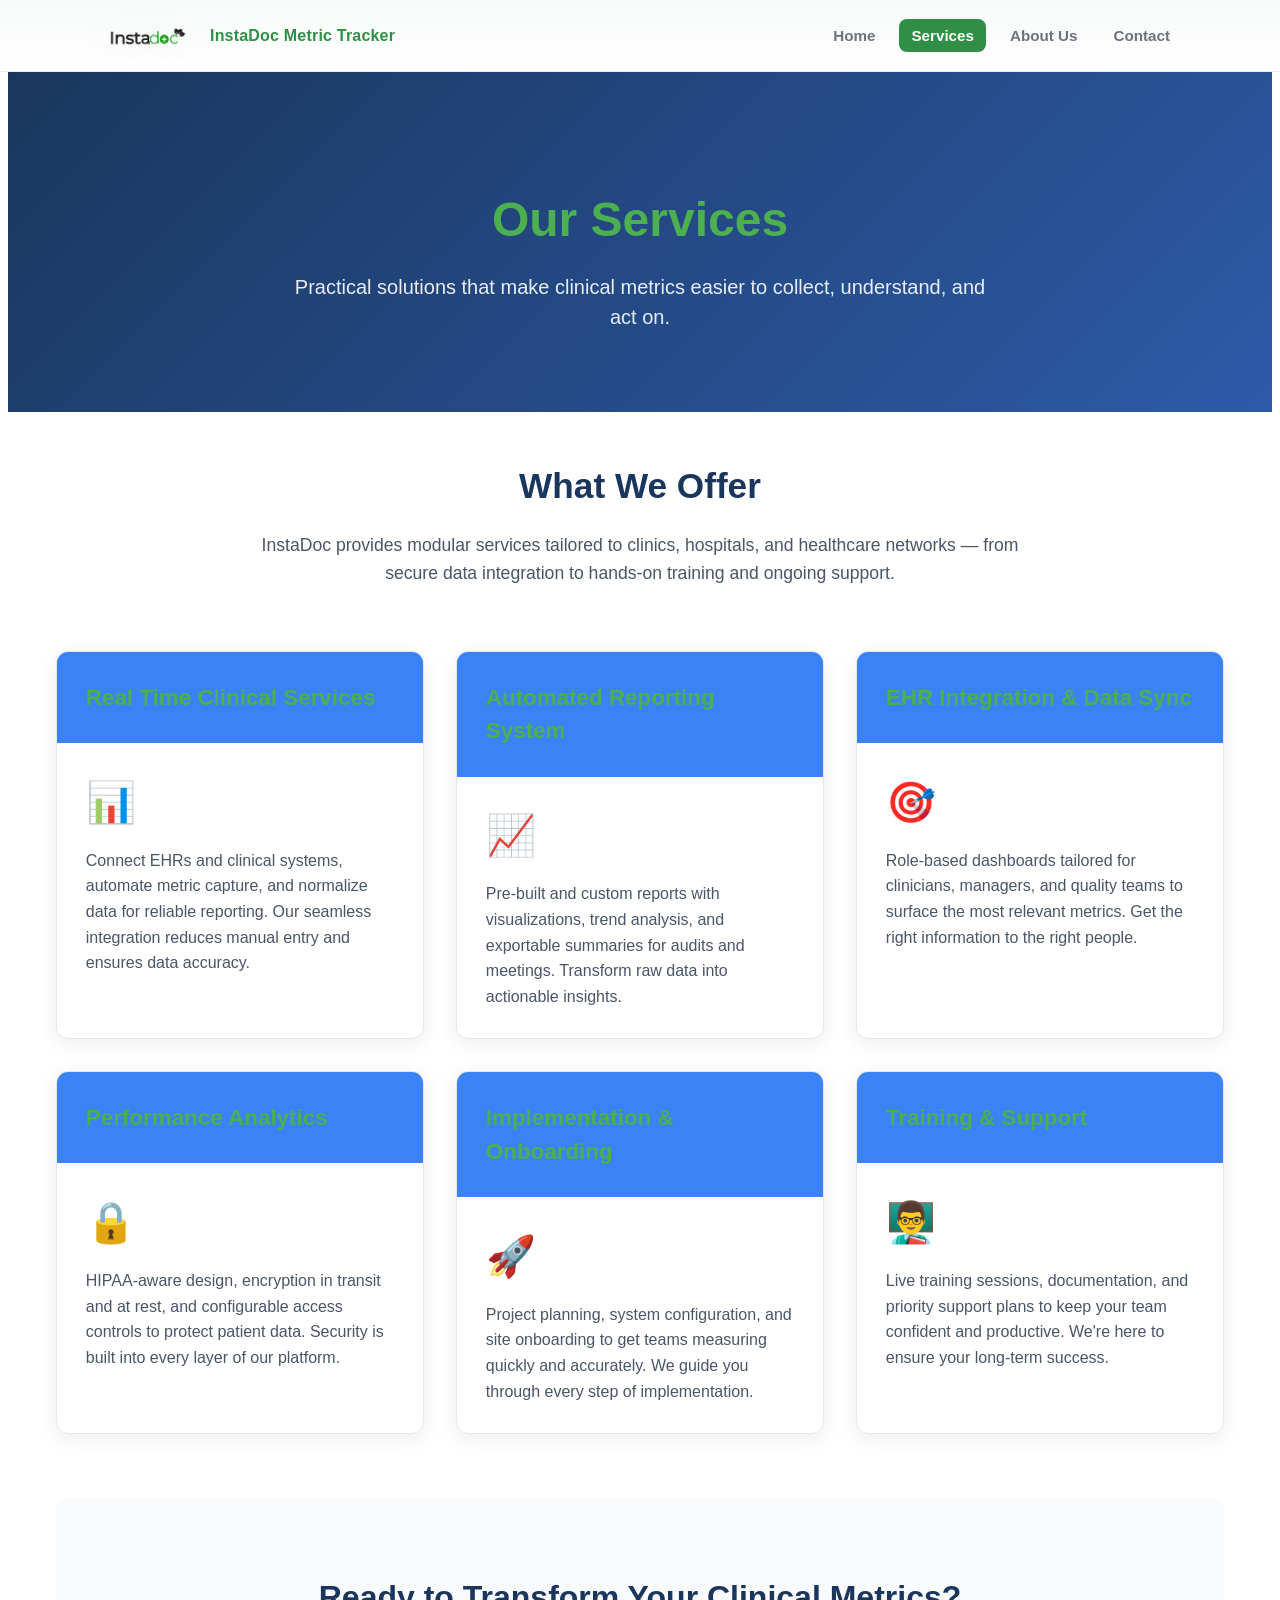
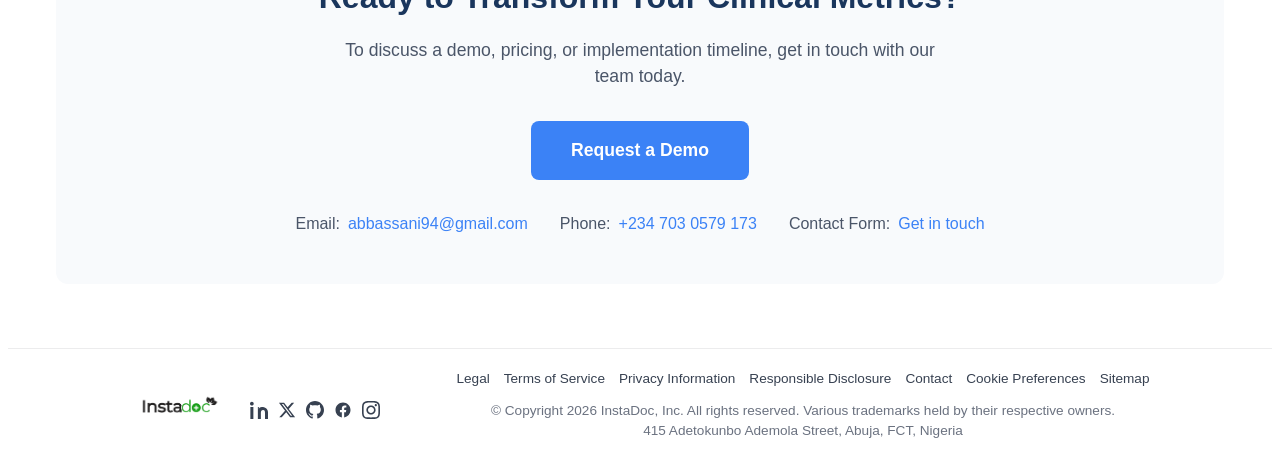
<file: services.html>
<!DOCTYPE html>
<html lang="en">
<head>
    <meta charset="utf-8" />
    <meta name="viewport" content="width=device-width,initial-scale=1" />
    <title>InstaDoc Metric Tracker - Services</title>
    <link rel="stylesheet" href="css/style.css" />
    <style>
        /* Additional styles for services page */
        :root {
            --primary-dark: #1a365d;
            --primary-light: #2d5ba9;
            --accent-color: #3b82f6;
            --light-gray: #f8fafc;
            --medium-gray: #e2e8f0;
            --dark-gray: #4a5568;
        }
        
        .services-hero {
            background: linear-gradient(135deg, var(--primary-dark) 0%, var(--primary-light) 100%);
            color: white;
            padding: 5rem 1rem;
            text-align: center;
            margin-bottom: 3rem;
        }

        .services-hero::before {
            content: '';
            position: absolute;
            top: 0;
            left: 0;
            right: 0;
            bottom: 0;
            background: url(' ') no-repeat center center;
            background-size: 100% 30%;
            opacity: 0.15;
            pointer-events: none;
            z-index: 0;
        }
        
        .services-hero h1 {
            font-size: 3rem;
            margin-bottom: 1rem;
            font-weight: 700;
        }
        
        .services-hero p {
            font-size: 1.25rem;
            max-width: 700px;
            margin: 0 auto;
            opacity: 0.9;
        }
        
        .services-container {
            max-width: 1200px;
            margin: 0 auto;
            padding: 0 1rem 4rem;
        }
        
        .services-intro {
            text-align: center;
            max-width: 800px;
            margin: 0 auto 4rem;
        }
        
        .services-intro h2 {
            font-size: 2.2rem;
            color: var(--primary-dark);
            margin-bottom: 1rem;
        }
        
        .services-intro p {
            font-size: 1.1rem;
            color: var(--dark-gray);
            line-height: 1.6;
        }
        
        .services-grid {
            display: grid;
            grid-template-columns: repeat(auto-fit, minmax(350px, 1fr));
            gap: 2rem;
            margin-bottom: 4rem;
        }
        
        .service-card {
            background: white;
            border-radius: 12px;
            overflow: hidden;
            box-shadow: 0 4px 20px rgba(0, 0, 0, 0.08);
            transition: transform 0.3s ease, box-shadow 0.3s ease;
            height: 100%;
            border: 1px solid var(--medium-gray);
        }
        
        .service-card:hover {
            transform: translateY(-5px);
            box-shadow: 0 8px 30px rgba(0, 0, 0, 0.12);
        }
        
        .service-card-header {
            background: var(--accent-color);
            color: white;
            padding: 1.8rem;
        }
        
        .service-card-header h3 {
            font-size: 1.4rem;
            margin: 0;
            font-weight: 600;
        }
        
        .service-card-content {
            padding: 1.8rem;
        }
        
        .service-card-content p {
            color: var(--dark-gray);
            line-height: 1.6;
            margin: 0;
        }
        
        .service-icon {
            font-size: 2.5rem;
            margin-bottom: 1rem;
            color: var(--accent-color);
        }
        
        .cta-section {
            background: var(--light-gray);
            border-radius: 12px;
            padding: 3rem;
            text-align: center;
            margin-top: 4rem;
        }
        
        .cta-section h2 {
            color: var(--primary-dark);
            margin-bottom: 1rem;
            font-size: 2rem;
        }
        
        .cta-section p {
            color: var(--dark-gray);
            max-width: 600px;
            margin: 0 auto 2rem;
            font-size: 1.1rem;
        }
        
        .cta-button {
            display: inline-block;
            background: var(--accent-color);
            color: white;
            padding: 1rem 2.5rem;
            border-radius: 8px;
            text-decoration: none;
            font-weight: 600;
            font-size: 1.1rem;
            transition: background 0.3s ease, transform 0.2s ease;
        }
        
        .cta-button:hover {
            background: var(--primary-light);
            transform: scale(1.05);
        }
        
        .contact-info {
            display: flex;
            flex-wrap: wrap;
            justify-content: center;
            gap: 2rem;
            margin-top: 2rem;
        }
        
        .contact-item {
            display: flex;
            align-items: center;
            gap: 0.5rem;
            color: var(--dark-gray);
        }
        
        .contact-item a {
            color: var(--accent-color);
            text-decoration: none;
        }
        
        .contact-item a:hover {
            text-decoration: underline;
        }
        
        /* Responsive adjustments */
        @media (max-width: 768px) {
            .services-hero {
                padding: 3rem 1rem;
            }
            
            .services-hero h1 {
                font-size: 2.2rem;
            }
            
            .services-grid {
                grid-template-columns: 1fr;
                gap: 1.5rem;
            }
            
            .cta-section {
                padding: 2rem 1rem;
            }
        }

    </style>
</head>

<body>
    <nav class="site-nav">
        <div class="nav-inner">
            <a class="brand" href="index.html">
                <img class="logo" src="INN.png" alt="InstaDoc logo" />
                <span class="brand-text">InstaDoc Metric Tracker</span>
            </a>

            <input type="checkbox" id="nav-toggle" class="nav-toggle" />
            <label for="nav-toggle" class="nav-hamburger" aria-label="Toggle navigation">
                <span></span><span></span><span></span>
            </label>

            <ul class="nav-links">
                <li><a href="index.html">Home</a></li>
                <li><a class="active" href="services.html">Services</a></li>
                <li><a href="about.html">About Us</a></li>
                <li><a href="contact.html">Contact</a></li>
            </ul>
        </div>
    </nav>
    
    <header class="services-hero">
        <h1>Our Services</h1>
        <p>Practical solutions that make clinical metrics easier to collect, understand, and act on.</p>
    </header>

    <main class="services-container">
        <section class="services-intro">
            <h2>What We Offer</h2>
            <p>InstaDoc provides modular services tailored to clinics, hospitals, and healthcare networks — from secure data integration to hands-on training and ongoing support.</p>
        </section>

        <section class="services-grid">
            <article class="service-card">
                <div class="service-card-header">
                    <h3>Real Time Clinical Services</h3>
                </div>
                <div class="service-card-content">
                    <div class="service-icon">📊</div>
                    <p>Connect EHRs and clinical systems, automate metric capture, and normalize data for reliable reporting. Our seamless integration reduces manual entry and ensures data accuracy.</p>
                </div>
            </article>

            <article class="service-card">
                <div class="service-card-header">
                    <h3>Automated Reporting System</h3>
                </div>
                <div class="service-card-content">
                    <div class="service-icon">📈</div>
                    <p>Pre-built and custom reports with visualizations, trend analysis, and exportable summaries for audits and meetings. Transform raw data into actionable insights.</p>
                </div>
            </article>

            <article class="service-card">
                <div class="service-card-header">
                    <h3>EHR Integration & Data Sync</h3>
                </div>
                <div class="service-card-content">
                    <div class="service-icon">🎯</div>
                    <p>Role-based dashboards tailored for clinicians, managers, and quality teams to surface the most relevant metrics. Get the right information to the right people.</p>
                </div>
            </article>

            <article class="service-card">
                <div class="service-card-header">
                    <h3>Performance Analytics</h3>
                </div>
                <div class="service-card-content">
                    <div class="service-icon">🔒</div>
                    <p>HIPAA-aware design, encryption in transit and at rest, and configurable access controls to protect patient data. Security is built into every layer of our platform.</p>
                </div>
            </article>

            <article class="service-card">
                <div class="service-card-header">
                    <h3>Implementation & Onboarding</h3>
                </div>
                <div class="service-card-content">
                    <div class="service-icon">🚀</div>
                    <p>Project planning, system configuration, and site onboarding to get teams measuring quickly and accurately. We guide you through every step of implementation.</p>
                </div>
            </article>

            <article class="service-card">
                <div class="service-card-header">
                    <h3>Training & Support</h3>
                </div>
                <div class="service-card-content">
                    <div class="service-icon">👨‍🏫</div>
                    <p>Live training sessions, documentation, and priority support plans to keep your team confident and productive. We're here to ensure your long-term success.</p>
                </div>
            </article>
        </section>

        <section class="cta-section">
            <h2>Ready to Transform Your Clinical Metrics?</h2>
            <p>To discuss a demo, pricing, or implementation timeline, get in touch with our team today.</p>
            
            <a href="contact.html" class="cta-button">Request a Demo</a>
            
            <div class="contact-info">
                <div class="contact-item">
                    <span>Email:</span>
                    <a href="mailto:abbassani94@gmail.com">abbassani94@gmail.com</a>
                </div>
                <div class="contact-item">
                    <span>Phone:</span>
                    <a href="tel:+2347030579173">+234 703 0579 173</a>
                </div>
                <div class="contact-item">
                    <span>Contact Form:</span>
                    <a href="contact.html">Get in touch</a>
                </div>
            </div>
        </section>
    </main>

      <footer class="site-footer-global">
    <div class="footer-inner">

        <!-- Logo + Socials -->
        <div class="footer-brand">
            <img src="INN.png" alt="Company logo" class="footer-logo">

            <div class="footer-socials">
    <a href="#" aria-label="LinkedIn" class="social-icon">
        <svg viewBox="0 0 24 24" aria-hidden="true">
            <path d="M4.98 3.5C4.98 4.88 3.87 6 2.5 6S0 4.88 0 3.5 1.12 1 2.5 1 4.98 2.12 4.98 3.5zM.5 8h4V24h-4V8zm7.5 0h3.8v2.2h.1c.53-1 1.83-2.2 3.77-2.2C19.9 8 24 10.1 24 15.3V24h-4v-7.7c0-1.84-.03-4.2-2.56-4.2-2.56 0-2.95 2-2.95 4.06V24h-4V8z"/>
        </svg>
    </a>

    <a href="#" aria-label="Twitter" class="social-icon">
        <svg viewBox="0 0 24 24" aria-hidden="true">
            <path d="M18.244 2.25h3.308l-7.227 8.26 8.502 11.24H16.17l-5.214-6.817L4.99 21.75H1.68l7.73-8.835L1.254 2.25H8.08l4.713 6.231zm-1.161 17.52h1.833L7.084 4.126H5.117z"/>
        </svg>
    </a>

    <a href="#" aria-label="GitHub" class="social-icon">
        <svg viewBox="0 0 24 24" aria-hidden="true">
            <path d="M12 0C5.37 0 0 5.37 0 12c0 5.3 3.44 9.8 8.2 11.38.6.1.82-.26.82-.58v-2.1c-3.34.73-4.04-1.6-4.04-1.6-.55-1.4-1.35-1.77-1.35-1.77-1.1-.75.08-.73.08-.73 1.22.08 1.86 1.25 1.86 1.25 1.08 1.85 2.83 1.32 3.52 1 .1-.78.42-1.32.76-1.62-2.66-.3-5.47-1.33-5.47-5.93 0-1.3.47-2.36 1.24-3.2-.12-.3-.54-1.52.12-3.17 0 0 1-.32 3.3 1.23.96-.27 1.98-.4 3-.4s2.04.13 3 .4c2.3-1.55 3.3-1.23 3.3-1.23.66 1.65.24 2.87.12 3.17.77.84 1.24 1.9 1.24 3.2 0 4.6-2.82 5.62-5.5 5.92.43.37.82 1.1.82 2.22v3.3c0 .32.22.7.83.58C20.56 21.8 24 17.3 24 12c0-6.63-5.37-12-12-12z"/>
        </svg>
    </a>

    <a href="#" aria-label="Facebook" class="social-icon">
        <svg viewBox="0 0 24 24" aria-hidden="true">
            <path d="M22 12c0-5.523-4.477-10-10-10S2 6.477 2 12c0 4.991 3.657 9.128 8.438 9.878v-6.987h-2.54V12h2.54V9.797c0-2.506 1.492-3.89 3.777-3.89 1.094 0 2.238.195 2.238.195v2.46h-1.26c-1.243 0-1.63.771-1.63 1.562V12h2.773l-.443 2.89h-2.33v6.988C18.343 21.128 22 16.991 22 12z"/>
        </svg>
    </a>

    <a href="#" aria-label="Instagram" class="social-icon">
        <svg viewBox="0 0 24 24" aria-hidden="true">
            <path d="M12 2.163c3.204 0 3.584.012 4.85.07 3.252.148 4.771 1.691 4.919 4.919.058 1.265.069 1.645.069 4.849 0 3.205-.012 3.584-.069 4.849-.149 3.225-1.664 4.771-4.919 4.919-1.266.058-1.644.07-4.85.07-3.204 0-3.584-.012-4.849-.07-3.26-.149-4.771-1.699-4.919-4.92-.058-1.265-.07-1.644-.07-4.849 0-3.204.013-3.583.07-4.849.149-3.227 1.664-4.771 4.919-4.919 1.266-.057 1.645-.069 4.849-.069zm0-2.163c-3.259 0-3.667.014-4.947.072-4.358.2-6.78 2.618-6.98 6.98-.059 1.281-.073 1.689-.073 4.948 0 3.259.014 3.668.072 4.948.2 4.358 2.618 6.78 6.98 6.98 1.281.058 1.689.072 4.948.072 3.259 0 3.668-.014 4.948-.072 4.354-.2 6.782-2.618 6.979-6.98.059-1.28.073-1.689.073-4.948 0-3.259-.014-3.667-.072-4.947-.196-4.354-2.617-6.78-6.979-6.98-1.281-.059-1.69-.073-4.949-.073zm0 5.838c-3.403 0-6.162 2.759-6.162 6.162s2.759 6.163 6.162 6.163 6.162-2.759 6.162-6.163c0-3.403-2.759-6.162-6.162-6.162zm0 10.162c-2.209 0-4-1.79-4-4 0-2.209 1.791-4 4-4s4 1.791 4 4c0 2.21-1.791 4-4 4zm6.406-11.845c-.796 0-1.441.645-1.441 1.44s.645 1.44 1.441 1.44c.795 0 1.439-.645 1.439-1.44s-.644-1.44-1.439-1.44z"/>
        </svg>
    </a>
</div>

        </div>

        <!-- RIGHT: Links + Legal -->
        <div class="footer-content">
            <nav class="footer-links">
                <a href="#">Legal</a>
                <a href="#">Terms of Service</a>
                <a href="#">Privacy Information</a>
                <a href="#">Responsible Disclosure</a>
                <a href="contact.html">Contact</a>
                <a href="#">Cookie Preferences</a>
                <a href="#">Sitemap</a>
            </nav>

            <div class="footer-meta">
                © Copyright 2026 InstaDoc, Inc. All rights reserved. Various trademarks held by their respective owners.
                <br>
                415 Adetokunbo Ademola Street, Abuja, FCT, Nigeria
            </div>
        </div>

    </div>
</footer>

    <script>
    (function(){ 
        document.getElementById('year').textContent = new Date().getFullYear();
        
        // Add smooth scroll for anchor links
        document.querySelectorAll('a[href^="#"]').forEach(anchor => {
            anchor.addEventListener('click', function (e) {
                e.preventDefault();
                document.querySelector(this.getAttribute('href')).scrollIntoView({
                    behavior: 'smooth'
                });
            });
        });
    })();
    </script>
</body>
</html>
</file>
<file: css/style.css>
body{
    background-color: white;
    font-family: Arial, sans-serif;
    margin: 0;
    padding: 8px; /* reduced global page padding */
}

h1, h2, h3 {
    color: #4CAF50; /* Leafy green */
}

.container {
    display: flex;
    justify-content: space-between;
    align-items: flex-start;
}

.container {
    max-width: none;
    width: 100%;
    margin: 12px auto;
    padding: 8px;
    /* display: grid;
    grid-template-columns: 1fr 320px;
    gap: 16px; */
    display:block;
    align-items: start;
}

.container {
    max-width: var(--max-width);
    margin: 12px auto;
    padding: 8px;
    /* Use flexbox for a single column layout */
    display: flex;
    flex-direction: column;
    gap: 16px;
}

@media (max-width:900px){
    .container{ 
        /* Remove grid-template-columns: 1fr 300px; */
        gap:14px; 
        padding:0 8px 
    }
}

@media (max-width:760px){
    .container{ 
        /* Remove grid-template-columns: 1fr; */
        padding:0 8px 
    }
}

.content {
    width: 100%;
    max-width: 100%;
}

/* LAYOUT - Simplified for full-width content */
.container {
    max-width: var(--max-width);
    margin: 12px auto;
    padding: 8px;
    /* Single column layout */
    display: block;
}

/* Remove any sidebar-specific styles that might interfere */
.image-container,
.sidebar {
    display: none; /* Hide sidebar elements if they exist */
}

/* Ensure cards take full width */
.card {
    background: var(--card);
    border-radius: var(--radius);
    padding: 14px; /* slightly reduced card padding */
    box-shadow: var(--shadow);
    margin-bottom: 12px;
    /* Add width control */
    width: 100%;
    box-sizing: border-box;
}

.text-section {
    flex: 1;
    width: 100%; /* Ensures text takes up all available space */
    margin-right: 0;
}

.image-section {
    flex: 0 0 300px; /* Fixed width for the image section */
}

.image-section img {
    max-width: 100%;
    height: auto;
    border-radius: 8px; /* Rounded corners for the image */
}

.mission-statement {
    font-style: italic;
    margin-top: 10px;
}

.team-profiles {
    margin-top: 20px;
}

.team-member {
    margin-bottom: 15px;
}

.team-member h4 {
    margin: 0;
    color: #4CAF50; /* Leafy green */
}



:root{
    --bg:#ffffff;
    --accent:#2f8f46; /* leafy green */
    --muted:#6b7280;
    --card:#fbfbfb;
    --radius:12px;
    --max-width:1100px;
    --shadow:0 6px 20px rgba(24,39,51,0.06);
    --accent-soft:rgba(47,143,70,0.08);
    --nav-height:72px; /* added nav height */
    font-family:Inter, system-ui, -apple-system, "Segoe UI", Roboto, "Helvetica Neue", Arial;
}

*{box-sizing:border-box}
html,body{height:100%}
body{
    margin:0;
    padding-top:var(--nav-height); /* ensure page content starts below the fixed nav */
    background:var(--bg);
    color:#0f1724;
    -webkit-font-smoothing:antialiased;
    -moz-osx-font-smoothing:grayscale;
    line-height:1.5;
}

/* NAV */
.site-nav{
    background:linear-gradient(180deg, rgba(47,143,70,0.04), rgba(255,255,255,0));
    border-bottom:1px solid rgba(15,23,36,0.04);
    position:fixed;
    top:0;
    left:0;
    right:0;
    height:var(--nav-height);
    z-index:1000;
    backdrop-filter: blur(4px); /* subtle blur when content scrolls under */
}
.nav-inner{
    max-width:var(--max-width);
    margin:0 auto;
    padding:0 8px; /* tighter horizontal padding */
    height:100%;
    display:flex;
    align-items:center;
    gap:16px;
}
.brand{
    color:var(--accent);
    font-weight:700;
    letter-spacing:0.2px;
    text-decoration:none;
    font-size:1.05rem;
    display:flex;
    align-items:center;
    gap:12px;
}

/* make logo */
.brand .logo{
    width:100px;
    height:80px;
    object-fit:contain;
    display:block;
    border-radius:10px;
    background:transparent;
    filter: drop-shadow(0 6px 18px rgba(47,143,70,0.14));
}

/* adjust brand text for balance */
.brand .brand-text{
    font-weight:700;
    color:var(--accent);
    font-size:1rem;
}

.nav-links{
    margin-left:auto;
    display:flex;
    gap:12px;
    list-style:none;
    padding:0;
}

.nav-links a{
    text-decoration:none;
    color:var(--muted);
    padding:8px 12px;
    border-radius:8px;
    font-weight:600;
    font-size:0.95rem;
}

.nav-links a:hover{ 
    background:var(--accent-soft); 
    color:var(--accent) 

}

.nav-links a.active{ 
    background:var(--accent); 
    color:#fff 
}

/* hamburger (mobile) */
.nav-toggle{ 
    display:none 
}

.nav-hamburger{
    display:none;
    margin-left:auto;
    cursor:pointer;
    width:36px;
    height:28px;
}
.nav-hamburger span{
    display:block;
    height:3px;
    background:#111827;
    margin:6px 0;
    border-radius:2px;
}

/* HEADER */
.page-header{
    max-width:var(--max-width);
    margin:20px auto 6px; /* reduced top margin */
    padding:0 8px;
}

.page-header h1{ 
    margin:0; 
    font-size:1.6rem 
}

.page-header .lead{ 
    margin:6px 0 0; 
    color:var(--muted) 
}

/* LAYOUT */
.container{
    max-width:var(--max-width);
    margin:12px auto;
    padding:8px; /* smaller internal padding */
    display:grid;
    grid-template-columns:1fr 320px;
    gap:16px; /* closer columns */
    align-items:start;
}

/* CONTENT CARDS */
.card{
    background:var(--card);
    border-radius:var(--radius);
    padding:14px; /* slightly reduced card padding */
    box-shadow:var(--shadow);
    margin-bottom:12px;
}
.card h2{ 
    margin:0 0 8px; 
    font-size:1.1rem 
}

.card p{ 
    margin:0; 
    color:var(--muted) 
}

/* TEAM GRID */
.team-grid{
    display:flex;
    gap:12px;
    margin-top:12px;
}

.team-member{
    text-align:center;
    width:100%;
}

.team-member img{
    width:72px;
    height:72px;
    object-fit:cover;
    border-radius:12px;
    display:block;
    margin:0 auto 8px;
}

/* IMAGE ASIDE */
.image-container{
    position:relative;
    min-height:320px;
    display:flex;
    align-items:center;
    justify-content:center;
}
.image-container img.blend{
    width:100%;
    height:100%;
    object-fit:cover;
    border-radius:16px;
    box-shadow:var(--shadow);
    mix-blend-mode:multiply;
    opacity:0.98;
    background:linear-gradient(135deg, rgba(47,143,70,0.06), rgba(255,255,255,0.06));
}

/* Sidebar / quick info */
.sidebar{ 
    display:flex; 
    flex-direction:column; 
    gap:56px; 
    align-items:center 
}

.sidebar .image-container{ 
    width:100%; 
    display:flex; 
    justify-content:center 
}

.sidebar .image-container img.blend{
    /* slightly larger, responsive circular image */
    width: clamp(240px, 28vw, 360px);
    height: clamp(240px, 28vw, 360px);
    object-fit:cover;
    border-radius:50%;
    mix-blend-mode:normal;
    box-shadow: 0 10px 30px rgba(16,24,32,0.16);
}

.contact-info.card{ 
    padding:16px; 
    border-radius:12px; 
    background: rgba(255,255,255,0.6); 
    backdrop-filter: blur(6px) saturate(120%); 
    width:100%; 
    max-width:320px; 
    text-align:center 
}

.contact-info h3{ 
    margin:0 0 6px; 
    color:var(--accent) 
}

.contact-info .info-list{ 
    list-style:none; 
    padding:0; 
    margin:8px 0 12px; 
    color:var(--muted) 
}

.contact-info .info-list li{ 
    margin:8px 0; 
    font-size:0.95rem 
}

.contact-info .btn-primary{ 
    width:100%; 
    padding:10px 12px; 
    border-radius:8px; 
    background:var(--accent); 
    color:#fff; 
    text-align:center; 
    display:inline-block 
}

/* About page specific styles */
.values-list{ 
    margin:0; 
    padding-left:1.05rem; 
    color:var(--muted) 
}

.timeline{ 
    margin-top:10px; 
    display:flex; 
    flex-direction:column; 
    gap:8px; 
    color:var(--muted) 
}

.timeline-item{ 
    background:rgba(15,23,36,0.02); 
    padding:8px 10px; 
    border-radius:8px; 
}

.team-grid{ 
    display:flex; 
    gap:18px; margin-top:12px; 
    flex-wrap:wrap 
}

.team-member{ 
    text-align:center; 
    width:120px 
}

.team-member h3{ 
    margin:8px 0 4px 
}

.stat-card{ 
    flex:1; 
    min-width:120px; 
    background:rgba(15,23,36,0.02); 
    padding:12px; 
    border-radius:10px; 
    text-align:center 
}

.stat-value{ 
    font-size:1.4rem; 
    font-weight:700; 
    color:var(--accent) 
}

.trust-badges .badge{ 
    background:rgba(15,23,36,0.03); 
    padding:8px 10px; border-radius:8px; 
    color:var(--muted); 
    font-weight:600 
}

/* Top banner below nav */
.top-banner{ 
    display:flex; 
    justify-content:center; 
    padding:12px 0; 
}

    .top-banner{ 
        position:relative; 
        width:100vw; 
        left:50%; 
        right:50%; 
        margin-left:-48vw; 
        margin-right:-50vw; 
        padding:0; 
        overflow:hidden 
    }

    .top-banner .banner-img{ 
        width:100%;
        max-width:none; 
        height: clamp(240px, 32vh, 440px); 
        border-radius:0; 
        box-shadow:none; 
        object-fit:cover; 
        object-position:70% 15%; 
        display:block 
    }


    .top-banner {
    position: relative;
    width: 100vw;
    /* Move the anchor point to the right */
    left: 92%; 
    /* Pull the 100vw width back so it stays on screen */
    margin-left: -90vw; 
    margin-right: 0;
    padding: 0;
    overflow: hidden;
}

.top-banner .banner-img {
    width: 70%;
    max-width: none;
    height: clamp(240px, 32vh, 440px);
    border-radius: 0;
    /* Focus on the right side of the image content */
    object-fit: cover;
    object-position: right center; 
    display: block;
}

    
/* Hero overlay on top of banner */
.hero-overlay{ 
    position:absolute; 
    left:0; 
    right:0; 
    top:0; 
    bottom:0; 
    display:flex; 
    align-items:center; 
    justify-content:flex-start; 
    pointer-events:none 
}

.hero-text-overlay{ 
    pointer-events:auto; 
    max-width:720px; 
    margin-left:5%; 
    color:#fff; 
    background:transparent; 
    padding:18px; 
    border-radius:0 
}

.hero-text-overlay h1{ 
    margin:0 0 8px; 
    color:#fff; 
    text-shadow:0 6px 18px rgba(0,0,0,0.45) 
}

.hero-text-overlay .lead{ 
    color:rgba(255,255,255,0.95); 
    font-size:1.05rem; 
    text-shadow:0 4px 12px rgba(0,0,0,0.35) 
}

.hero-text-overlay .muted{ 
    color:rgba(255,255,255,0.85); 
    margin-top:8px; 
    text-shadow:0 2px 8px rgba(0,0,0,0.25) 
}

.hero-ctas{ 
    margin-top:12px; 
    display:flex; 
    gap:12px 
}

.btn-outline{ 
    background:transparent; 
    color:var(--accent); 
    border:1px solid rgba(255,255,255,0.18); 
    padding:10px 14px; 
    border-radius:8px; 
    text-decoration:none; 
    font-weight:700 
}

@media (max-width:900px){
    .hero-text-overlay{ 
        margin-left:4%; 
        max-width:90%; 
        padding:12px 
    }
    .hero-text-overlay h1{ 
        font-size:1.25rem 
    }
}

/* FOOTER */
.site-footer{
    max-width:var(--max-width);
    margin:24px auto 40px;
    padding:0 20px;
    color:var(--muted);
    font-size:0.9rem;
}

/* Contact form styles */
.contact-form{
    display:flex;
    flex-direction:column;
    gap:10px;
    margin-top:12px;
}
.contact-form label{
    display:flex;
    flex-direction:column;
    font-size:0.95rem;
    color:var(--muted);
}

.contact-form input[type="text"],
.contact-form input[type="email"],
.contact-form select,
.contact-form textarea{
    margin-top:8px;
    padding:10px 12px;
    border-radius:10px;
    border:1px solid rgba(15,23,36,0.06);
    background:#fff;
    font-size:0.95rem;
    color:#0f1724;
    outline:none;
}
.contact-form textarea{ 
    resize:vertical; 
    min-height:120px; 
}

.form-actions{
    display:flex;
    align-items:center;
    gap:12px;
    margin-top:6px;
}

.btn-primary{
    background:var(--accent);
    color:#fff;
    border:none;
    padding:10px 14px;
    border-radius:10px;
    font-weight:700;
    cursor:pointer;
}

.btn-primary:hover{ 
    filter:brightness(0.98) 
}

.form-status{ font-size:0.95rem; color:var(--muted) }
.form-status.success{ color: #116530; font-weight:600 }
.form-status.error{ color: #9b1c1c; font-weight:600 }
.form-status.info{ color: #155e75; font-weight:600 }

/* HERO SECTION */
.hero-logo{
    display:flex;
    align-items:center;
    justify-content:center;
    min-height:360px; /* big central space for the logo */
    margin:12px auto;
    max-width:1100px;
    padding:18px;
    background:transparent;
    border-radius:12px;
}

/* inner container keeps logo centered with subtle blend */
.hero-logo .logo-center{
    display:flex;
    align-items:center;
    justify-content:center;
    width:100%;
}

/* large logo sizing — change max-width as needed */
.hero-logo img{
    width:100%;
    max-width:420px; /* control big size */
    height:auto;
    object-fit:contain;
    display:block;
    filter: drop-shadow(0 14px 30px rgba(47,143,70,0.12));
}

/* Primary hero section (about page) */
.hero{
    max-width:var(--max-width);
    margin:14px auto;
    padding:28px 18px;
    border-radius:14px;
    background: linear-gradient(90deg, rgba(47,143,70,0.04), rgba(255,255,255,0.02));
    box-shadow: var(--shadow);
}
.hero-inner{
    display:flex;
    gap:24px;
    align-items:center;
}

.hero-text{ 
    flex:1 
}

.hero-text h1{ 
    margin:0 0 8px; 
    font-size:clamp(1.4rem, 2.8vw, 2.2rem); 
    color:var(--accent); 
    line-height:1.05 
}

.hero-text .lead{ 
    margin:6px 0 10px; 
    color:var(--muted); 
    font-size:1.05rem 
}

.hero-cta{ 
    display:inline-block; 
    margin-top:12px; 
    padding:10px 16px; 
    border-radius:10px; 
    background:var(--accent); 
    color:#fff; 
    text-decoration:none; 
    font-weight:700; 
    box-shadow:0 8px 20px rgba(47,143,70,0.12) 
}

.hero-image{ flex:0 0 420px; 
    max-width:45%; 
    display:flex; 
    justify-content:center; 
    align-items:center 
}

.hero-image img{ 
    width:100%; 
    height:auto; 
    border-radius:12px; 
    box-shadow:var(--shadow); 
    background:linear-gradient(135deg, rgba(47,143,70,0.06), rgba(255,255,255,0.06)) 
}

@media (max-width:900px){
    .hero-inner{ flex-direction:column-reverse; text-align:center }
    .hero-image{ max-width:320px; width:80% }
    .hero-text{ margin-top:12px }
    .hero-cta{ width:100%; max-width:280px; margin:12px auto 0 }
}

/* Responsive tweaks */
@media (max-width:760px){
    .hero-logo{ min-height:220px; padding:12px }
    .hero-logo img{ max-width:260px }
}

/* ensure form fits responsively */
@media (max-width:900px){
    .container{ grid-template-columns:1fr 300px; gap:14px; padding:0 8px }
}
@media (max-width:760px){
    .container{ grid-template-columns:1fr; padding:0 8px }
}



/* Container styling */
.contact-form {
    max-width: 600px;
    margin: 2rem auto;
    padding: 2rem;
    /* glassmorphism background */
    background: rgba(255,255,255,0.55);
    backdrop-filter: blur(8px) saturate(120%);
    border-radius: 8px;
    box-shadow: 0 4px 15px rgba(0, 0, 0, 0.1);
    font-family: 'Segoe UI', Tahoma, Geneva, Verdana, sans-serif;
}

/* Labels and Spacing */
.contact-form label {
    display: block;
    margin-bottom: 1.2rem;
    font-weight: 600;
    color: #333;
}

/* Input, Select, and Textarea styling */
.contact-form input[type="text"],
.contact-form input[type="email"],
.contact-form select,
.contact-form textarea {
    width: 100%;
    margin-top: 0.5rem;
    padding: 1.1rem 0.8rem 0.8rem; /* extra top padding for floating label */
    border: 1px solid #ddd;
    border-radius: 4px;
    font-size: 1rem;
    box-sizing: border-box; /* Crucial for width alignment */
    transition: border-color 0.3s ease;
}

/* Focus effect */
.contact-form input:focus,
.contact-form select:focus,
.contact-form textarea:focus {
    outline: none;
    border-color: #007bff;
    box-shadow: 0 0 0 2px rgba(0, 123, 255, 0.2);
}

/* Floating label / form-field */
.form-field{ position:relative; margin-bottom:1rem }
.form-field .floating-label{
    position:absolute;
    left:12px;
    top:14px;
    pointer-events:none;
    color:var(--muted);
    font-weight:600;
    transition: transform 160ms ease, font-size 160ms ease, color 160ms ease;
    transform-origin:left top;
    background: transparent;
    padding:0 6px;
}

.form-field.has-value .floating-label,
.form-field input:focus + .floating-label,
.form-field textarea:focus + .floating-label,
.form-field select:focus + .floating-label{
    transform: translateY(-135%) scale(0.88);
    font-size:0.82rem;
    color: #0b5; /* subtle green tint when floating */
    background: rgba(255,255,255,0.55);
}

.form-field select{ appearance:auto }

/* small visual polish for glass inputs */
.contact-form input,
.contact-form textarea,
.contact-form select{
    background: rgba(255,255,255,0.7);
}

/* Realtime validation styles */
.field-error{
    display:block;
    margin-top:6px;
    font-size:0.9rem;
    color:#b91c1c;
    min-height:18px;
}

.contact-form input.valid,
.contact-form textarea.valid,
.contact-form select.valid{
    border-color: #16a34a;
    box-shadow: 0 0 0 3px rgba(16,185,129,0.06);
}

.contact-form input.invalid,
.contact-form textarea.invalid,
.contact-form select.invalid{
    border-color: #dc2626;
    box-shadow: 0 0 0 3px rgba(220,38,38,0.05);
}

/* Button Styling */
.btn-primary {
    background-color: #007bff;
    color: white;
    padding: 0.8rem 1.5rem;
    border: none;
    border-radius: 4px;
    font-size: 1rem;
    font-weight: bold;
    cursor: pointer;
    transition: background-color 0.3s ease;
    width: 100%; /* Makes button full width on mobile */
}

.btn-primary:hover {
    background-color: #0056b3;
}

/* Contact form send button: use leafy green accent */
.contact-form .btn-primary,
#sendBtn {
    background: var(--accent);
    color: #fff;
    border: none;
    box-shadow: 0 8px 20px rgba(47,143,70,0.12);
}
.contact-form .btn-primary:hover,
#sendBtn:hover {
    /* match Email Us button hover (same as .btn-primary:hover) */
    background-color: #0056b3;
    color: #fff;
    filter: none;
}

/* Status message area */
.form-status {
    margin-top: 1rem;
    text-align: center;
    font-size: 0.9rem;
}

/* Mobile Responsive */
@media (min-width: 600px) {
    .btn-primary {
        width: auto; /* Return to normal width on desktop */
    }
}


.success-modal {
    display: none;
    position: fixed;
    top: 0;
    left: 0;
    width: 100%;
    height: 100%;
    background: rgba(0, 0, 0, 0.5);
    justify-content: center;
    align-items: center;
    z-index: 1000;
}

.success-modal.show {
    display: flex;
}

/* 1. Reset the Banner to be full width and centered */
.top-banner {
    position: relative;
    width: 100%;
    height: 450px;
    margin: 0;
    left: 0; /* Reset the 92% shift */
    background: linear-gradient(90deg, #333F44 0%, #4A5568 35%, rgba(255,255,255,0) 100%);
    display: flex;
    align-items: center;
    overflow: hidden;
}

/* 2. Fix the Overlay Positioning */
.hero-overlay {
    position: absolute;
    inset: 0;
    display: flex;
    align-items: center;
    justify-content: flex-start;
    padding-left: 10%; /* Adjust this to move text left/right */
}

/* 3. Ensure Text Contrast */
.hero-text-overlay h1 {
    color: #ffffff !important; /* White text for the dark grey area */
    font-size: 3.5rem;
    text-shadow: none; /* Clean corporate look */
}


/* =========================
   GLOBAL FOOTER
========================= */

.site-footer-global{
    border-top:1px solid rgba(15,23,36,0.08);
    background:#ffffff;
  /*  padding:28px 16px; */
    font-size:0.85rem;
    color:#6b7280;

    display: flex;                  /* Arrange all 3 sections in a row */
    justify-content: space-around;  /* Even space between each section */
    align-items: center;            /* Vertically center everything */
    padding: 20px 0;
    text-align: center;
    flex-wrap: wrap;                /* Stacks items on smaller screens */
    gap: 20px;   
}

.footer-inner{
    max-width:1100px;
    margin:0 auto;
    align-items:flex-start;
    display:grid;
    grid-template-columns:160px 1fr;
    gap:16px;
}

/* LEFT SIDE */
.footer-brand{
    flex:0 0 220px;
    margin-right: -100px;
    display: flex;           /* Puts logo and socials in a row */
    align-items: center;     /* Vertically centers them */
    gap: 20px; 
}

.footer-logo{
    display:block;
    margin-bottom:12px;
    height: 70px;            /* Adjust logo size */
    width: auto; 
}

.footer-socials{
    flex-direction:row;
    display: flex;           /* Ensures the social icons are horizontal */
    gap: 10px;
}

.social-icon{
    width:18px;
    height:18px;
    display:inline-flex;
    align-items:center;
    justify-content:center;
    color:#374151;
}

.social-icon svg{
    width: 24px;             /* Icon size */
    height: 24px;
    fill: currentColor;      /* So you can change color via CSS */
    transition: transform 0.2s;
}

.social-icon:hover{
    color:var(--accent);
    transform: scale(1.2);   /* Slight hover effect */
}

.footer-socials a{
    color:#374151;
    text-decoration:none;
    font-weight:500;
    font-size:0.85rem;
}

.footer-socials a:hover{
    text-decoration:underline;
}

/* RIGHT SIDE */
.footer-content{
    flex:1;
    display:flex;
    flex-direction:column;
    gap:12px;
    margin-left: 150px;
}

.footer-links{
    display:flex;
    flex-wrap:wrap;
    gap:14px;
}

.footer-links a{
    color:#374151;
    text-decoration:none;
    font-weight:500;
}

.footer-links a:hover{
    text-decoration:underline;
}

.footer-meta{
    line-height:1.5;
}

/* MOBILE */
@media (max-width:768px){
    .footer-inner{
        flex-direction:column;
        gap:20px;
    }

    .footer-brand{
        flex:unset;
    }

    .footer-socials{
        flex-direction:row;
        gap:14px;
    }
}
</file>
